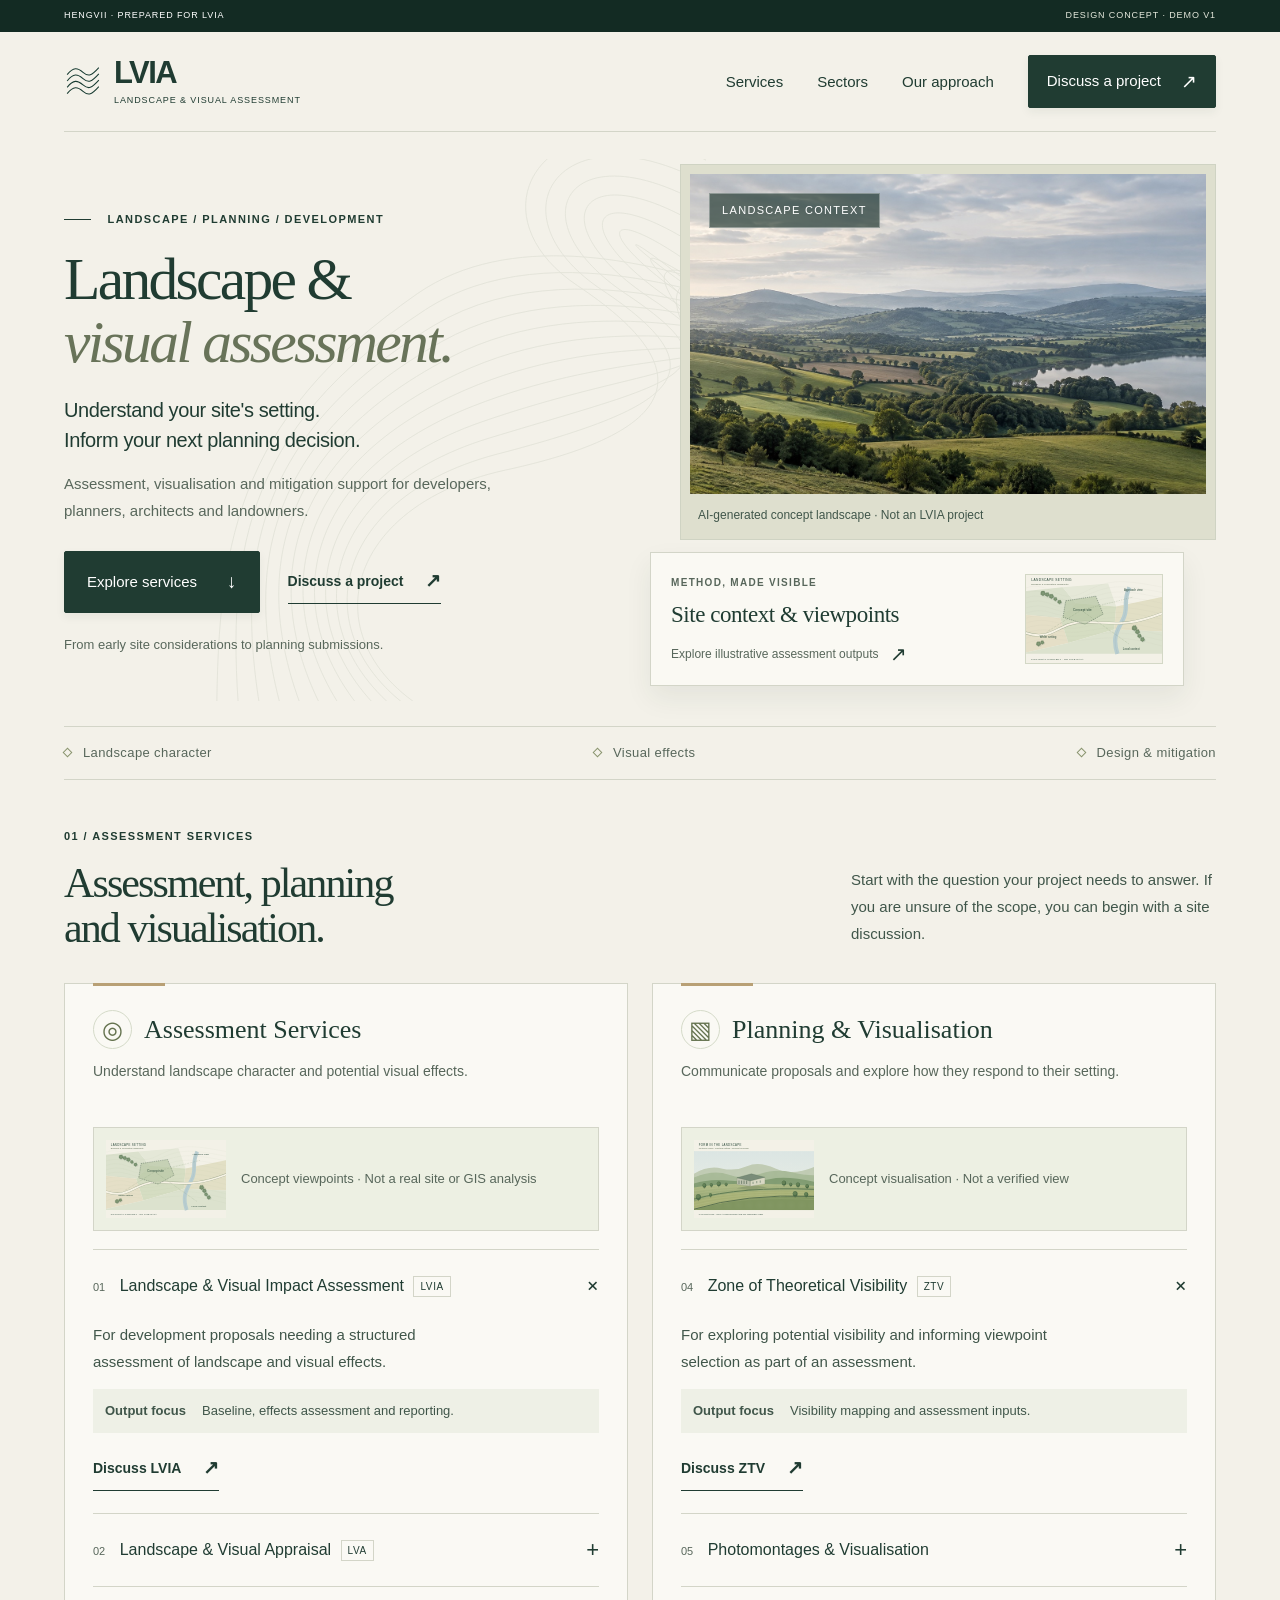
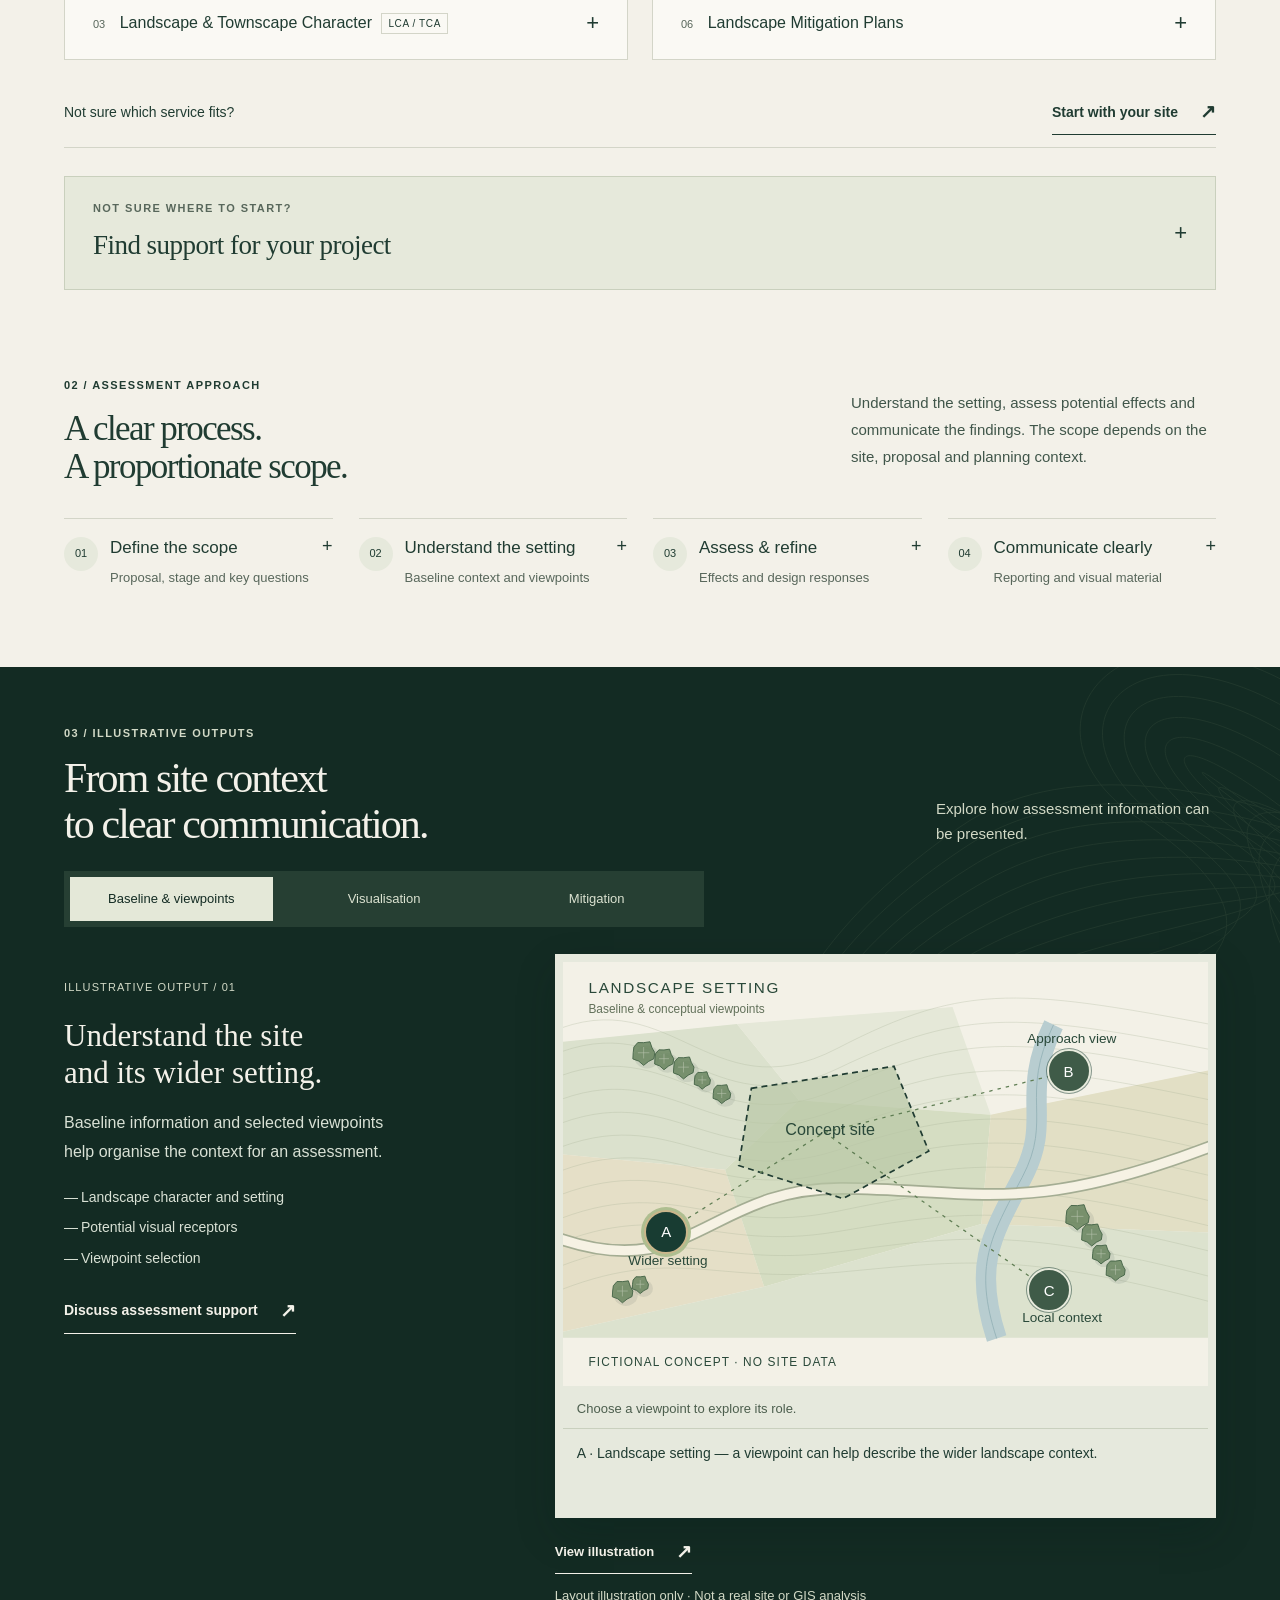
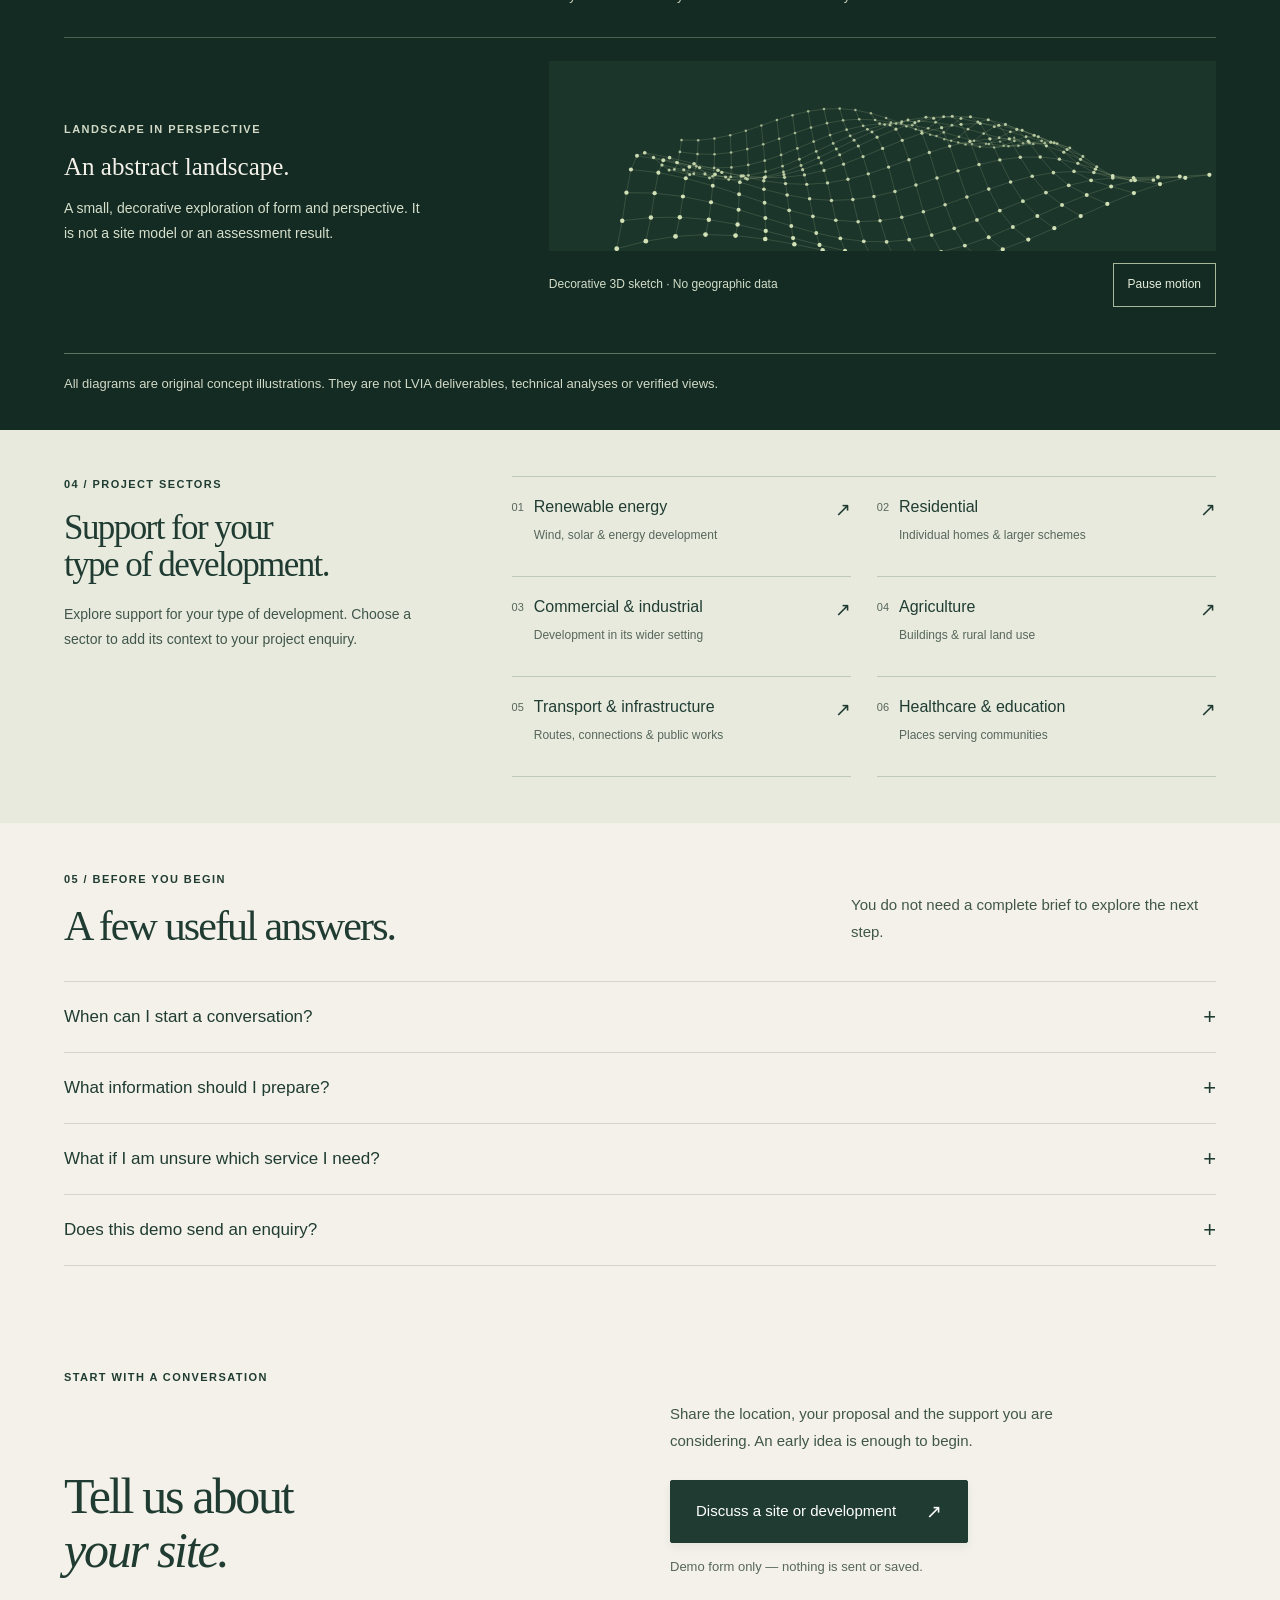
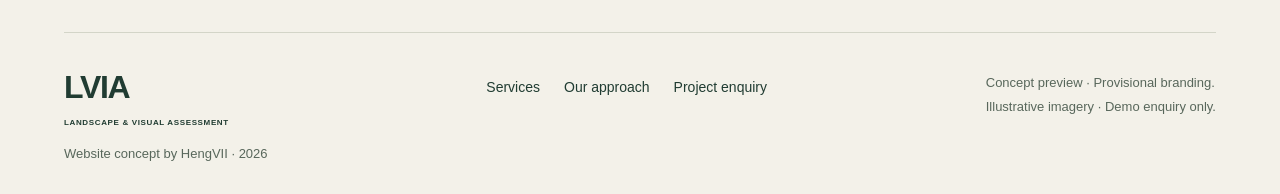
<file: index.html>
<!doctype html>
<html lang="en">
<head>
  <meta charset="utf-8"><meta name="viewport" content="width=device-width,initial-scale=1">
  <title>LVIA — Landscape & Visual Assessment | Concept Demo</title>
  <meta name="description" content="A HengVII concept for a clearer landscape consultancy website. Explore assessment services, planning support and a demonstration project enquiry.">
  <meta name="robots" content="noindex,nofollow">
  <link rel="icon" href="assets/mark.svg" type="image/svg+xml"><link rel="stylesheet" href="styles.css?v=20261014-client1">
  <link rel="stylesheet" href="theme.css?v=20261014-client1"><script src="app.js?v=20261014-client1" defer></script>
</head>
<body class="landscape-theme">
  <a class="skip-link" href="#main">Skip to content</a>
  <div class="concept-bar"><span>HengVII · Prepared for LVIA</span><span>Design concept · Demo V1</span></div>
  <header class="site-header">
    <a class="brand" href="index.html?v=20261014-client1" aria-label="LVIA concept home"><img src="assets/mark.svg?v=20261014-client1" width="38" height="38" alt=""><span class="brand-name">LVIA<span class="brand-description">Landscape & visual assessment</span></span></a>
    <button class="menu-toggle" type="button" aria-controls="navigation" aria-expanded="false">Menu <span aria-hidden="true">☰</span></button>
    <nav id="navigation" aria-label="Main navigation">
      <a href="#services">Services</a><a href="#sectors">Sectors</a><a href="#approach">Our approach</a>
      <a class="button button-small" href="enquiry.html?v=20261014-client1">Discuss a project <span aria-hidden="true">↗</span></a>
    </nav>
  </header>
  <main id="main">
    <section class="editorial-hero section-wrap" aria-labelledby="hero-title">
      <div class="editorial-hero-copy">
        <p class="eyebrow"><span class="tiny-line"></span> Landscape / Planning / Development</p>
        <h1 id="hero-title">Landscape &amp;<br><em>visual assessment.</em></h1>
        <p class="hero-purpose">Understand your site's setting.<br>Inform your next planning decision.</p>
        <p class="hero-audience">Assessment, visualisation and mitigation support for developers, planners, architects and landowners.</p>
        <div class="hero-actions"><a class="button" href="#services">Explore services <span aria-hidden="true">↓</span></a><a class="text-link" href="enquiry.html?v=20261014-client1">Discuss a project <span aria-hidden="true">↗</span></a></div>
        <p class="hero-scope">From early site considerations to planning submissions.</p>
      </div>
      <div class="hero-study">
        <figure class="study-landscape"><div class="study-photo"><img src="assets/landscape.jpg" alt="AI-generated concept landscape with rolling green hills, fields and a lake; no real project is depicted." width="2400" height="1000" fetchpriority="high"><span class="photo-tag">Landscape context</span></div><figcaption>AI-generated concept landscape · Not an LVIA project</figcaption></figure>
        <a class="study-note" href="#outputs"><div><span class="eyebrow">Method, made visible</span><span class="study-note-title">Site context &amp; viewpoints</span><span class="study-note-caption">Explore illustrative assessment outputs <span aria-hidden="true">↗</span></span></div><img src="assets/baseline.svg?v=20261014-client1" width="760" height="500" alt="Original concept viewpoint diagram; not a real map or GIS analysis."></a>
      </div>
      <div class="hero-disciplines" aria-label="Assessment considerations"><span><i aria-hidden="true"></i>Landscape character</span><span><i aria-hidden="true"></i>Visual effects</span><span><i aria-hidden="true"></i>Design &amp; mitigation</span></div>
    </section>


    <section id="services" class="section-wrap services-section" aria-labelledby="services-title">
      <div class="section-heading"><div><p class="eyebrow">01 / Assessment services</p><h2 id="services-title">Assessment, planning<br>and visualisation.</h2></div><p>Start with the question your project needs to answer. If you are unsure of the scope, you can begin with a site discussion.</p></div>
      <div class="service-columns">
        <div class="service-group"><div class="group-heading"><span class="outline-icon" aria-hidden="true">◎</span><h3>Assessment Services</h3></div><p class="group-description">Understand landscape character and potential visual effects.</p>
          <figure class="service-preview"><img src="assets/baseline.svg?v=20261014-client1" width="760" height="500" alt="Original baseline concept illustration; not an LVIA project."><figcaption>Concept viewpoints · Not a real site or GIS analysis</figcaption></figure>
          <details class="service-item" data-service="lvia" open><summary><span><small>01</small> Landscape & Visual Impact Assessment <b>LVIA</b></span><span class="plus" aria-hidden="true">+</span></summary><div class="service-body"><p>For development proposals needing a structured assessment of landscape and visual effects.</p><dl><dt>Output focus</dt><dd>Baseline, effects assessment and reporting.</dd></dl><a class="text-link" href="enquiry.html?v=20261014-client1&amp;service=lvia">Discuss LVIA <span aria-hidden="true">↗</span></a></div></details>
          <details class="service-item" data-service="lva"><summary><span><small>02</small> Landscape & Visual Appraisal <b>LVA</b></span><span class="plus" aria-hidden="true">+</span></summary><div class="service-body"><p>For early design discussions or proposals where a proportionate landscape and visual appraisal is appropriate.</p><dl><dt>Output focus</dt><dd>Appraisal of likely effects and design considerations.</dd></dl><a class="text-link" href="enquiry.html?v=20261014-client1&amp;service=lva">Discuss LVA <span aria-hidden="true">↗</span></a></div></details>
          <details class="service-item" data-service="character"><summary><span><small>03</small> Landscape & Townscape Character <b>LCA / TCA</b></span><span class="plus" aria-hidden="true">+</span></summary><div class="service-body"><p>For understanding the features that define a landscape or urban setting and its sensitivity to change.</p><dl><dt>Output focus</dt><dd>Character areas, context and sensitivity.</dd></dl><a class="text-link" href="enquiry.html?v=20261014-client1&amp;service=character">Discuss character assessment <span aria-hidden="true">↗</span></a></div></details>
        </div>
        <div class="service-group"><div class="group-heading"><span class="outline-icon" aria-hidden="true">▧</span><h3>Planning & Visualisation</h3></div><p class="group-description">Communicate proposals and explore how they respond to their setting.</p>
          <figure class="service-preview"><img src="assets/visualisation.svg?v=20261014-client1" width="760" height="500" alt="Original visualisation concept illustration; not an LVIA project."><figcaption>Concept visualisation · Not a verified view</figcaption></figure>
          <details class="service-item" data-service="ztv" open><summary><span><small>04</small> Zone of Theoretical Visibility <b>ZTV</b></span><span class="plus" aria-hidden="true">+</span></summary><div class="service-body"><p>For exploring potential visibility and informing viewpoint selection as part of an assessment.</p><dl><dt>Output focus</dt><dd>Visibility mapping and assessment inputs.</dd></dl><a class="text-link" href="enquiry.html?v=20261014-client1&amp;service=ztv">Discuss ZTV <span aria-hidden="true">↗</span></a></div></details>
          <details class="service-item" data-service="visualisation"><summary><span><small>05</small> Photomontages & Visualisation</span><span class="plus" aria-hidden="true">+</span></summary><div class="service-body"><p>For explaining a proposed development in its landscape context and supporting planning communication.</p><dl><dt>Output focus</dt><dd>Visual material appropriate to the agreed brief.</dd></dl><a class="text-link" href="enquiry.html?v=20261014-client1&amp;service=visualisation">Discuss visualisation <span aria-hidden="true">↗</span></a></div></details>
          <details class="service-item" data-service="mitigation"><summary><span><small>06</small> Landscape Mitigation Plans</span><span class="plus" aria-hidden="true">+</span></summary><div class="service-body"><p>For exploring design, planting and management measures to address landscape and visual effects.</p><dl><dt>Output focus</dt><dd>Mitigation proposals and supporting plans.</dd></dl><a class="text-link" href="enquiry.html?v=20261014-client1&amp;service=mitigation">Discuss mitigation <span aria-hidden="true">↗</span></a></div></details>
        </div>
      </div>
      <div class="service-help"><p>Not sure which service fits?</p><a class="text-link" href="enquiry.html?v=20261014-client1&amp;service=unsure">Start with your site <span aria-hidden="true">↗</span></a></div>
      <details class="support-guide" id="support-guide"><summary><span><span class="eyebrow">Not sure where to start?</span><strong>Find support for your project</strong></span><span class="plus" aria-hidden="true">+</span></summary><div class="guide-content"><p>Two optional questions to find services to discuss. The appropriate assessment scope needs a project conversation.</p><noscript><p>This optional guide needs JavaScript. You can <a href="enquiry.html?v=20261014-client1&amp;service=unsure">start an enquiry</a> instead.</p></noscript><form id="guide-form"><fieldset id="guide-fields" disabled><legend class="sr-only">Optional service browsing guide</legend><p class="guide-progress" id="guide-progress" role="status">Step 1 of 2 · Project stage</p><div id="guide-step-one"><label for="guide-stage">Where is your project now?</label><select id="guide-stage"><option value="">Choose a stage</option><option value="early">Early feasibility</option><option value="submission">Preparing a planning submission</option><option value="unsure">Not yet confirmed</option></select><p id="guide-error" class="field-error" role="alert" hidden>Choose a stage, or select Not yet confirmed.</p><button type="button" id="guide-next" class="button button-small">Next: your main question <span aria-hidden="true">→</span></button></div><div id="guide-step-two" hidden><h3 tabindex="-1" id="guide-question">What would you like to understand?</h3><div class="guide-topics"><button type="button" data-topic="character" aria-pressed="false">Landscape or townscape character<span>Features, setting and sensitivity</span></button><button type="button" data-topic="effects" aria-pressed="false">Potential landscape &amp; visual effects<span>How a proposal could relate to its setting</span></button><button type="button" data-topic="visibility" aria-pressed="false">Potential visibility<span>Where visibility may need investigation</span></button><button type="button" data-topic="presentation" aria-pressed="false">Presenting a proposal<span>Visual material to explain the development</span></button><button type="button" data-topic="mitigation" aria-pressed="false">Design &amp; mitigation<span>Planting and design responses</span></button></div><button type="button" id="guide-back" class="text-link">← Change project stage</button></div><div id="guide-result" class="guide-result" hidden><h3 id="guide-result-title" tabindex="-1">Services to discuss</h3><p>This is a browsing guide, not a determination of planning requirements. You can change the service and stage in your enquiry.</p><div id="guide-links"></div><button id="guide-reset" class="text-link" type="button">Start again <span aria-hidden="true">↺</span></button></div></fieldset></form><a class="guide-skip text-link" href="enquiry.html?v=20261014-client1&amp;service=unsure">Skip the guide and discuss your site <span aria-hidden="true">↗</span></a></div></details>
    </section>


    <section id="approach" class="section-wrap approach-section" aria-labelledby="approach-title"><div class="section-heading"><div><p class="eyebrow">02 / Assessment approach</p><h2 id="approach-title">A clear process.<br>A proportionate scope.</h2></div><p>Understand the setting, assess potential effects and communicate the findings. The scope depends on the site, proposal and planning context.</p></div>
      <ol class="workflow">
        <li><details><summary><span class="step-number">01</span><span><strong>Define the scope</strong><span class="workflow-short">Proposal, stage and key questions</span></span><span class="plus" aria-hidden="true">+</span></summary><div><p>The starting point is the proposal, its planning context and the questions an assessment needs to address.</p><a class="text-link" href="enquiry.html?v=20261014-client1&amp;service=unsure">Discuss the scope <span aria-hidden="true">↗</span></a></div></details></li>
        <li><details><summary><span class="step-number">02</span><span><strong>Understand the setting</strong><span class="workflow-short">Baseline context and viewpoints</span></span><span class="plus" aria-hidden="true">+</span></summary><div><p>Desk study, site survey and selected viewpoints help organise the landscape and visual context.</p><a class="text-link" href="#outputs" data-show-output="baseline">Explore baseline outputs <span aria-hidden="true">↗</span></a></div></details></li>
        <li><details><summary><span class="step-number">03</span><span><strong>Assess &amp; refine</strong><span class="workflow-short">Effects and design responses</span></span><span class="plus" aria-hidden="true">+</span></summary><div><p>Assessment considers potential effects alongside opportunities to refine design and mitigation measures.</p><a class="text-link" href="#outputs" data-show-output="mitigation">Explore mitigation outputs <span aria-hidden="true">↗</span></a></div></details></li>
        <li><details><summary><span class="step-number">04</span><span><strong>Communicate clearly</strong><span class="workflow-short">Reporting and visual material</span></span><span class="plus" aria-hidden="true">+</span></summary><div><p>Findings are communicated through reporting and visual material appropriate to the agreed brief.</p><a class="text-link" href="#outputs" data-show-output="visual">Explore visualisation <span aria-hidden="true">↗</span></a></div></details></li>
      </ol>
    </section>

    <section id="outputs" class="outputs-section" aria-labelledby="outputs-title"><div class="section-wrap">
      <p class="eyebrow">03 / Illustrative outputs</p><div class="outputs-heading"><h2 id="outputs-title">From site context<br>to clear communication.</h2><p>Explore how assessment information can be presented.</p></div>
      <div class="output-tabs" role="tablist" aria-label="Assessment output types"><button id="tab-baseline" type="button" role="tab" aria-selected="true" aria-controls="output-panel" data-output="baseline">Baseline & viewpoints</button><button id="tab-visual" type="button" role="tab" aria-selected="false" aria-controls="output-panel" tabindex="-1" data-output="visual">Visualisation</button><button id="tab-mitigation" type="button" role="tab" aria-selected="false" aria-controls="output-panel" tabindex="-1" data-output="mitigation">Mitigation</button></div>
      <div id="output-panel" class="output-panel" role="tabpanel" aria-labelledby="tab-baseline" tabindex="0"><div class="output-copy"><span class="output-label">Illustrative output / 01</span><h3 id="output-title">Understand the site<br>and its wider setting.</h3><p id="output-description">Baseline information and selected viewpoints help organise the context for an assessment.</p><ul id="output-points"><li>Landscape character and setting</li><li>Potential visual receptors</li><li>Viewpoint selection</li></ul><a id="output-enquiry" class="text-link" href="enquiry.html?v=20261014-client1&amp;service=lvia">Discuss assessment support <span aria-hidden="true">↗</span></a></div><figure class="output-figure">
          <div class="output-workshop" id="baseline-workshop"><div class="viewpoint-plan"><img src="assets/baseline.svg?v=20261014-client1" width="760" height="500" alt="Fictional site boundary and three conceptual viewpoints; not geographic data."><div class="viewpoint-pins"><button type="button" data-viewpoint="a" aria-label="Viewpoint A" aria-pressed="true">A</button><button type="button" data-viewpoint="b" aria-label="Viewpoint B" aria-pressed="false">B</button><button type="button" data-viewpoint="c" aria-label="Viewpoint C" aria-pressed="false">C</button></div></div><p class="output-control-hint">Choose a viewpoint to explore its role.</p><p class="viewpoint-description" id="viewpoint-description" role="status">A · Landscape setting — a viewpoint can help describe the wider landscape context.</p></div>
          <div class="output-workshop" id="visual-workshop" hidden><div class="comparison" id="comparison"><img src="assets/visual-existing.svg?v=20261014-client1" width="760" height="500" alt="Existing setting in a fictional landscape illustration."><img class="comparison-proposal" src="assets/visualisation.svg?v=20261014-client1" width="760" height="500" alt="Concept proposal in the same fictional setting; not a photomontage."><span class="comparison-line" aria-hidden="true"></span><span class="comparison-label existing-label">Existing</span><span class="comparison-label proposed-label">Concept proposal</span></div><label class="comparison-range-label" for="comparison-range">Compare existing setting and concept proposal</label><input id="comparison-range" type="range" min="0" max="100" value="50" aria-describedby="comparison-help" aria-valuetext="50 percent concept proposal"><p id="comparison-help" class="output-control-hint">Drag or use the arrow keys. This is a fictional illustration, not a verified view.</p><div class="output-view-buttons"><button type="button" data-comparison="0" aria-pressed="false">Existing only</button><button type="button" data-comparison="100" aria-pressed="false">Concept proposal only</button></div></div>
          <div class="output-workshop" id="mitigation-workshop" hidden><div class="mitigation-plan"><img id="mitigation-image" src="assets/mitigation.svg?v=20261014-client1" width="760" height="500" alt="Fictional retained planting and concept mitigation layout."></div><div class="output-view-buttons"><button type="button" data-layer="retained" aria-pressed="false">Retained elements</button><button type="button" data-layer="concept" aria-pressed="true">Concept measures</button></div><p id="mitigation-description" class="viewpoint-description" role="status">Concept measures · Explore how proposed planting could form part of a design response.</p></div>
          <button id="enlarge-output" class="text-link enlarge-output" type="button" aria-label="Enlarge illustrative baseline diagram">View illustration <span aria-hidden="true">↗</span></button><figcaption id="output-caption">Layout illustration only · Not a real site or GIS analysis</figcaption><img id="output-image" src="assets/baseline.svg?v=20261014-client1" alt="Illustrative baseline diagram; not real geographic data." hidden>
        </figure></div>
      <aside class="terrain-study" aria-labelledby="terrain-title"><div><p class="eyebrow">Landscape in perspective</p><h3 id="terrain-title">An abstract landscape.</h3><p>A small, decorative exploration of form and perspective. It is not a site model or an assessment result.</p></div><figure><canvas id="terrain-canvas" aria-hidden="true"></canvas><figcaption><span id="terrain-mode" role="status">Decorative 3D sketch · No geographic data</span><button type="button" id="terrain-pause" aria-pressed="false" aria-controls="terrain-canvas">Pause motion</button></figcaption></figure></aside>
      <p class="output-disclaimer">All diagrams are original concept illustrations. They are not LVIA deliverables, technical analyses or verified views.</p>
    </div></section>

    <section id="sectors" class="sectors-section" aria-labelledby="sectors-title"><div class="section-wrap">
      <div class="section-heading"><div><p class="eyebrow">04 / Project sectors</p><h2 id="sectors-title">Support for your<br>type of development.</h2></div><p>Explore support for your type of development. Choose a sector to add its context to your project enquiry.</p></div>
      <div class="sector-grid">
        <a href="enquiry.html?v=20261014-client1&amp;sector=energy"><span class="sector-number">01</span><span>Renewable energy<small>Wind, solar & energy development</small></span><span aria-hidden="true">↗</span></a>
        <a href="enquiry.html?v=20261014-client1&amp;sector=residential"><span class="sector-number">02</span><span>Residential<small>Individual homes & larger schemes</small></span><span aria-hidden="true">↗</span></a>
        <a href="enquiry.html?v=20261014-client1&amp;sector=commercial"><span class="sector-number">03</span><span>Commercial & industrial<small>Development in its wider setting</small></span><span aria-hidden="true">↗</span></a>
        <a href="enquiry.html?v=20261014-client1&amp;sector=agriculture"><span class="sector-number">04</span><span>Agriculture<small>Buildings & rural land use</small></span><span aria-hidden="true">↗</span></a>
        <a href="enquiry.html?v=20261014-client1&amp;sector=transport"><span class="sector-number">05</span><span>Transport & infrastructure<small>Routes, connections & public works</small></span><span aria-hidden="true">↗</span></a>
        <a href="enquiry.html?v=20261014-client1&amp;sector=public"><span class="sector-number">06</span><span>Healthcare & education<small>Places serving communities</small></span><span aria-hidden="true">↗</span></a>
      </div>
    </div></section>

    <section id="questions" class="section-wrap faq-section" aria-labelledby="faq-title"><div class="section-heading"><div><p class="eyebrow">05 / Before you begin</p><h2 id="faq-title">A few useful answers.</h2></div><p>You do not need a complete brief to explore the next step.</p></div><div class="faq-list">
      <details><summary>When can I start a conversation?<span class="plus" aria-hidden="true">+</span></summary><p>An early idea is enough to begin a discussion. The appropriate scope depends on the site, proposal and planning context. This concept form lets you preview that first enquiry.</p></details>
      <details><summary>What information should I prepare?<span class="plus" aria-hidden="true">+</span></summary><p>A site location and a short description of the proposal are useful starting points. Add the planning stage if known. The demonstration form marks required and optional fields clearly.</p></details>
      <details><summary>What if I am unsure which service I need?<span class="plus" aria-hidden="true">+</span></summary><p>Use the optional service guide, or select “Not sure — please advise” in the enquiry. A project conversation would establish the appropriate scope.</p><a class="text-link" href="enquiry.html?v=20261014-client1&amp;service=unsure">Start with your site <span aria-hidden="true">↗</span></a></details>
      <details><summary>Does this demo send an enquiry?<span class="plus" aria-hidden="true">+</span></summary><p>No. LVIA will not receive your enquiry, no email is sent and no information is saved. Please use fictional details to explore the form.</p></details>
    </div></section>

    <section class="section-wrap closing-section"><p class="eyebrow">Start with a conversation</p><div class="closing-row"><h2>Tell us about<br><em>your site.</em></h2><div><p>Share the location, your proposal and the support you are considering. An early idea is enough to begin.</p><a class="button" href="enquiry.html?v=20261014-client1">Discuss a site or development <span aria-hidden="true">↗</span></a><small class="demo-note">Demo form only — nothing is sent or saved.</small></div></div></section>
  </main>
  <footer class="site-footer section-wrap"><div><a class="footer-brand" href="index.html?v=20261014-client1">LVIA<span>Landscape & visual assessment</span></a><p>Website concept by HengVII · 2026</p></div><div class="footer-links"><a href="#services">Services</a><a href="#approach">Our approach</a><a href="enquiry.html?v=20261014-client1">Project enquiry</a></div><p class="footer-note">Concept preview · Provisional branding.<br>Illustrative imagery · Demo enquiry only.</p></footer>
  <dialog id="output-dialog" aria-labelledby="dialog-title"><div class="dialog-header"><h2 id="dialog-title">Illustrative assessment output</h2><button type="button" id="close-dialog" aria-label="Close illustration">Close <span aria-hidden="true">×</span></button></div><img id="dialog-image" src="assets/baseline.svg?v=20261014-client1" alt=""><p id="dialog-caption">Layout illustration only · Not a real site or GIS analysis</p></dialog>
</body>
</html>
</file>
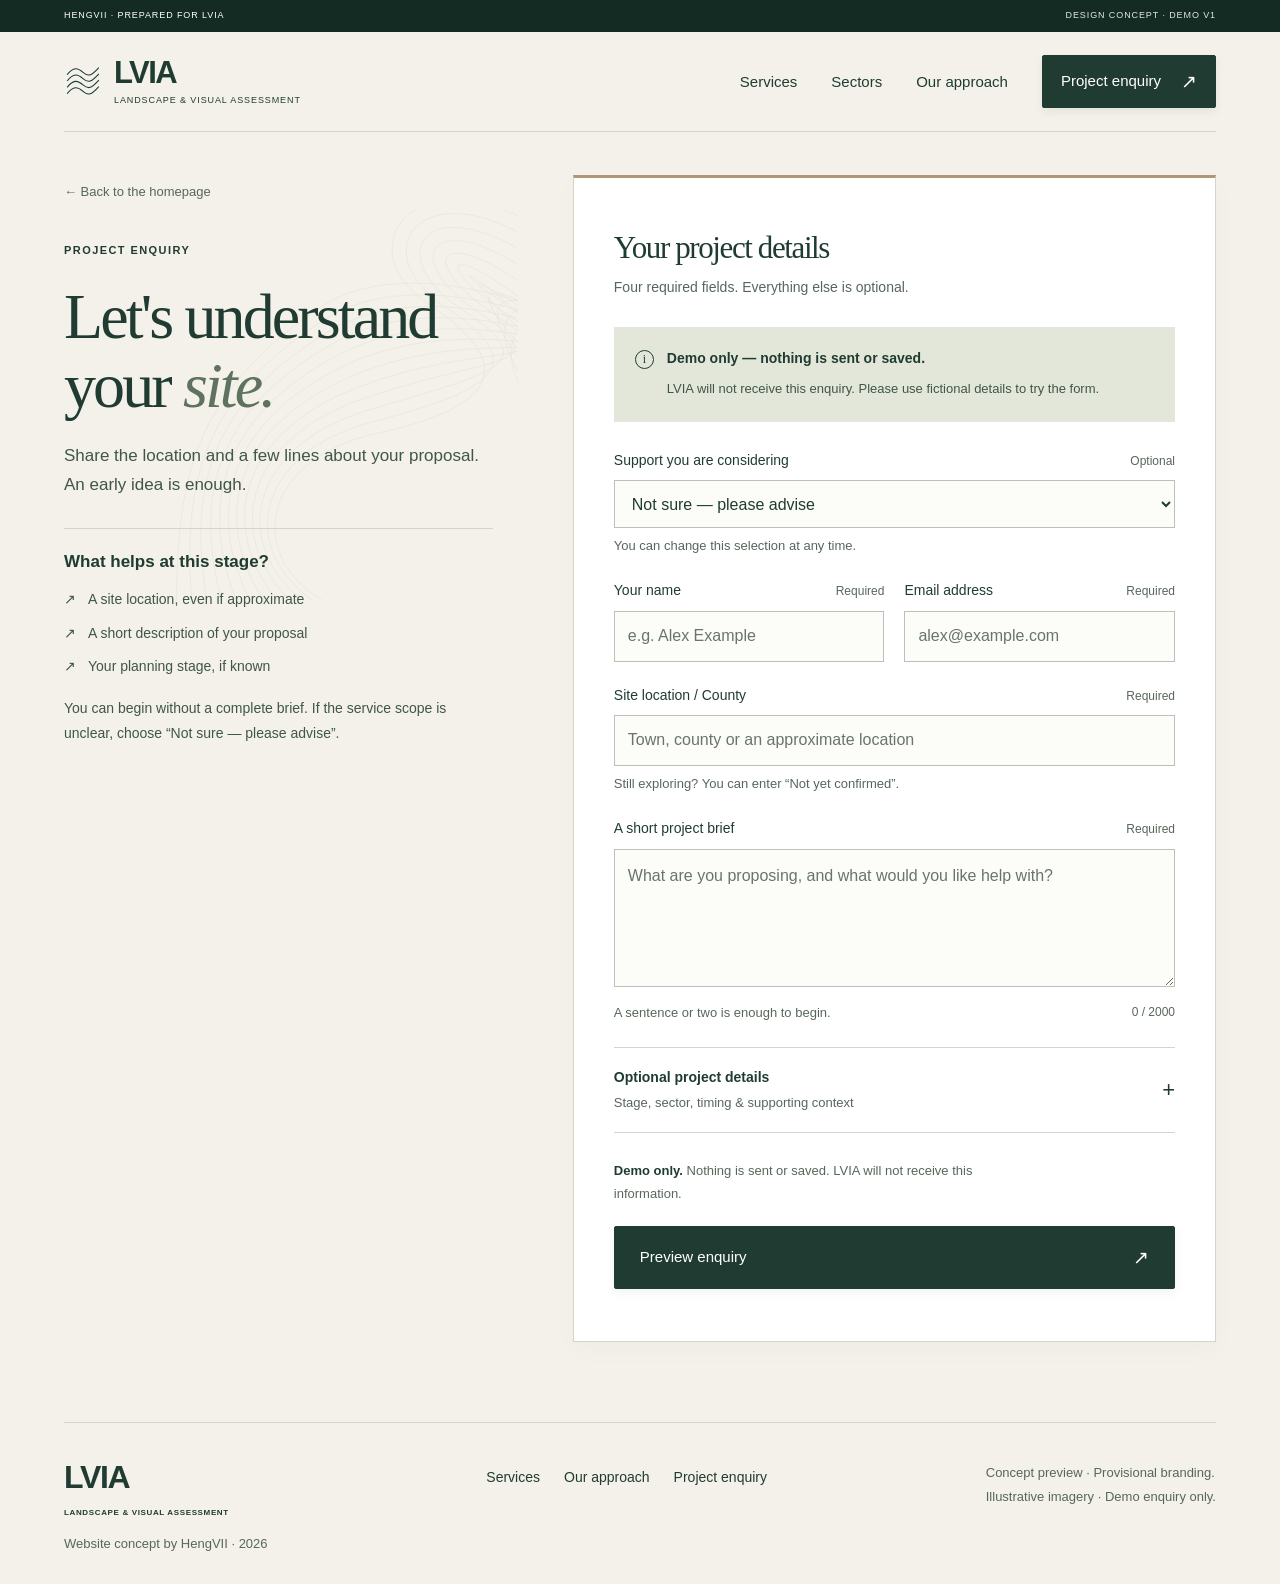
<file: enquiry.html>
<!doctype html>
<html lang="en">
<head><meta charset="utf-8"><meta name="viewport" content="width=device-width,initial-scale=1"><title>Discuss a Site or Development — LVIA Concept Demo</title><meta name="description" content="Try a demonstration project enquiry with service selection and project context. Nothing is sent to LVIA or saved."><meta name="robots" content="noindex,nofollow"><link rel="icon" href="assets/mark.svg" type="image/svg+xml"><link rel="stylesheet" href="styles.css?v=20261014-client1"><link rel="stylesheet" href="theme.css?v=20261014-client1"><script src="app.js?v=20261014-client1" defer></script></head>
<body class="enquiry-page landscape-theme">
  <a class="skip-link" href="#main">Skip to content</a><div class="concept-bar"><span>HengVII · Prepared for LVIA</span><span>Design concept · Demo V1</span></div>
  <header class="site-header"><a class="brand" href="index.html?v=20261014-client1" aria-label="LVIA concept home"><img src="assets/mark.svg" width="38" height="38" alt=""><span class="brand-name">LVIA<span class="brand-description">Landscape & visual assessment</span></span></a><button class="menu-toggle" type="button" aria-controls="navigation" aria-expanded="false">Menu <span aria-hidden="true">☰</span></button><nav id="navigation" aria-label="Main navigation"><a href="index.html?v=20261014-client1#services">Services</a><a href="index.html?v=20261014-client1#sectors">Sectors</a><a href="index.html?v=20261014-client1#approach">Our approach</a><a class="button button-small" href="enquiry.html?v=20261014-client1" aria-current="page">Project enquiry <span aria-hidden="true">↗</span></a></nav></header>
  <main id="main" class="section-wrap enquiry-layout">
    <section class="enquiry-intro"><a class="back-link" href="index.html?v=20261014-client1">← Back to the homepage</a><p class="eyebrow">Project enquiry</p><h1>Let's understand <br>your <em>site.</em></h1><p class="enquiry-lead">Share the location and a few lines about your proposal. An early idea is enough.</p></section>
    <section class="enquiry-form-card" aria-labelledby="form-title">
      <div id="form-view"><div class="form-heading"><h2 id="form-title">Your project details</h2><p>Four required fields. Everything else is optional.</p></div>
      <div class="enquiry-demo-callout"><span class="callout-symbol" aria-hidden="true">i</span><div><strong>Demo only — nothing is sent or saved.</strong><p>LVIA will not receive this enquiry. Please use fictional details to try the form.</p></div></div>
      <noscript><p class="notice-error">This demonstration needs JavaScript. No form submission is available with JavaScript disabled.</p></noscript>
      <form id="enquiry-form" novalidate>
        <fieldset disabled id="form-fields"><legend class="sr-only">Demonstration project enquiry — nothing is sent or saved</legend>
          <div id="error-summary" class="notice-error" role="alert" tabindex="-1" hidden></div>
          <div class="field"><label for="service">Support you are considering <span>Optional</span></label><select id="service" name="service"><option value="unsure">Not sure — please advise</option><option value="lvia">Landscape & Visual Impact Assessment (LVIA)</option><option value="lva">Landscape & Visual Appraisal (LVA)</option><option value="character">Landscape / Townscape Character (LCA / TCA)</option><option value="ztv">Zone of Theoretical Visibility (ZTV)</option><option value="visualisation">Photomontages & Visualisation</option><option value="mitigation">Landscape Mitigation Plans</option></select><p class="field-hint" id="service-hint">You can change this selection at any time.</p></div>
          <p class="selection-context" id="selection-context" hidden></p>
          <div class="field-row"><div class="field"><label for="name">Your name <span>Required</span></label><input id="name" name="name" required maxlength="100" autocomplete="off" placeholder="e.g. Alex Example" aria-describedby="name-error"><p class="field-error" id="name-error" hidden></p></div><div class="field"><label for="email">Email address <span>Required</span></label><input id="email" name="email" type="email" required maxlength="254" autocomplete="off" placeholder="alex@example.com" aria-describedby="email-error"><p class="field-error" id="email-error" hidden></p></div></div>
          <div class="field"><label for="location">Site location / County <span>Required</span></label><input id="location" name="location" required maxlength="160" autocomplete="off" placeholder="Town, county or an approximate location" aria-describedby="location-hint location-error"><p class="field-hint" id="location-hint">Still exploring? You can enter “Not yet confirmed”.</p><p class="field-error" id="location-error" hidden></p></div>
          <div class="field"><label for="brief">A short project brief <span>Required</span></label><textarea id="brief" name="brief" rows="4" required maxlength="2000" placeholder="What are you proposing, and what would you like help with?" aria-describedby="brief-hint brief-error"></textarea><div class="brief-meta"><p class="field-hint" id="brief-hint">A sentence or two is enough to begin.</p><span id="brief-count">0 / 2000</span></div><p class="field-error" id="brief-error" hidden></p></div>
          <details class="optional-details" id="optional-details"><summary><span>Optional project details<small>Stage, sector, timing & supporting context</small></span><span class="plus" aria-hidden="true">+</span></summary><div class="optional-fields">
            <div class="field-row"><div class="field"><label for="sector">Project sector</label><select id="sector" name="sector"><option value="">Not yet decided</option><option value="energy">Renewable energy</option><option value="residential">Residential</option><option value="commercial">Commercial & industrial</option><option value="agriculture">Agriculture</option><option value="transport">Transport & infrastructure</option><option value="public">Healthcare & education</option><option value="other">Other</option></select></div><div class="field"><label for="stage">Planning stage</label><select id="stage" name="stage"><option value="">Not yet confirmed</option><option>Early feasibility</option><option>Pre-application</option><option>Preparing a planning submission</option><option>Post-submission / further information</option><option>Other</option></select></div></div>
            <div class="field-row"><div class="field"><label for="company">Company / organisation</label><input id="company" name="company" maxlength="150" autocomplete="off"></div><div class="field"><label for="phone">Phone</label><input id="phone" name="phone" type="tel" maxlength="50" autocomplete="off"></div></div>
            <div class="field"><label for="timing">Target timing</label><input id="timing" name="timing" maxlength="120" placeholder="e.g. Exploring options this autumn" autocomplete="off"></div>
            <div class="field"><label for="link">Supporting information link</label><input id="link" name="link" type="url" maxlength="2000" placeholder="https://example.com/project" autocomplete="off" aria-describedby="link-hint link-error"><p class="field-hint" id="link-hint">Optional. Links are not opened or fetched by this demo.</p><p class="field-error" id="link-error" hidden></p></div>
          </div></details>
          <div class="submit-area"><p><strong>Demo only.</strong> Nothing is sent or saved. LVIA will not receive this information.</p><button class="button submit-button" id="submit-demo" type="submit">Preview enquiry <span aria-hidden="true">↗</span></button><p id="form-status" class="form-status" role="status" aria-live="polite"></p></div>
        </fieldset>
      </form>
      <details class="demo-controls" hidden><summary>Demo controls <span aria-hidden="true">⌄</span></summary><label class="checkbox-label"><input id="simulate-failure" type="checkbox"> Simulate a failed preview on the next attempt</label><p>For reviewing the error and retry experience. This does not send anything.</p></details>
      <div class="notice-error failure-notice" id="failure-notice" role="alert" tabindex="-1" hidden><h3>Demo preview interrupted</h3><p>This is the simulated failure state. Your inputs remain on this page. Nothing was sent or saved.</p><button type="button" class="text-link" id="retry-demo">Retry preview <span aria-hidden="true">↗</span></button></div>
      </div>
      <div id="success-view" hidden><div class="success-mark" aria-hidden="true">✓</div><p class="eyebrow">Demonstration complete</p><h2 id="success-title" tabindex="-1">Your enquiry preview<br>is ready.</h2><div class="success-notice"><strong>LVIA has not received this enquiry.</strong><p>This is a demonstration. No email was sent and no information was saved.</p></div><p class="summary-intro">Your demonstration details:</p><dl id="enquiry-summary" class="enquiry-summary"></dl><div class="success-actions"><button type="button" class="button" id="edit-enquiry">Edit preview <span aria-hidden="true">←</span></button><button type="button" class="text-link" id="reset-enquiry">Start a fresh demo <span aria-hidden="true">↗</span></button></div><a href="index.html?v=20261014-client1" class="back-link">← Back to the homepage</a></div>
    </section>
    <aside class="enquiry-help" aria-labelledby="brief-guide-title"><h2 id="brief-guide-title">What helps at this stage?</h2><ul class="check-list"><li>A site location, even if approximate</li><li>A short description of your proposal</li><li>Your planning stage, if known</li></ul><p>You can begin without a complete brief. If the service scope is unclear, choose “Not sure — please advise”.</p></aside>
  </main>
  <footer class="site-footer section-wrap"><div><a class="footer-brand" href="index.html?v=20261014-client1">LVIA<span>Landscape & visual assessment</span></a><p>Website concept by HengVII · 2026</p></div><div class="footer-links"><a href="index.html?v=20261014-client1#services">Services</a><a href="index.html?v=20261014-client1#approach">Our approach</a><a href="enquiry.html?v=20261014-client1" aria-current="page">Project enquiry</a></div><p class="footer-note">Concept preview · Provisional branding.<br>Illustrative imagery · Demo enquiry only.</p></footer>
</body></html>
</file>
<file: styles.css>
@charset "UTF-8";
:root{--green:#183c32;--dark:#102c25;--paper:#f6f5ef;--white:#fff;--sage:#e5e8dc;--ink:#40564d;--muted:#55675c;--line:#cdd4c9;--brass:#cab68b;--error:#8c3028;--serif:Georgia,'Times New Roman',serif;--sans:-apple-system,BlinkMacSystemFont,'Segoe UI',Arial,sans-serif}
*{box-sizing:border-box}html{scroll-behavior:smooth;scroll-padding-top:28px}body{margin:0;background:var(--paper);color:var(--green);font-family:var(--sans);font-size:16px;line-height:1.55}img{display:block;max-width:100%}a{color:inherit;text-decoration:none}button,input,select,textarea{font:inherit}button,a,input,select,textarea,summary{-webkit-tap-highlight-color:transparent}button{cursor:pointer}button:disabled{cursor:wait}a,button,summary{touch-action:manipulation}h1,h2,h3,p,figure{margin:0}h1,h2{font-family:var(--serif);font-weight:400;letter-spacing:-.045em;line-height:1.08}h3{font-weight:500;line-height:1.35}em{font-weight:400}a:focus-visible,button:focus-visible,summary:focus-visible,input:focus-visible,select:focus-visible,textarea:focus-visible,[tabindex]:focus-visible{outline:3px solid #a9782c;outline-offset:5px}input:focus-visible,select:focus-visible,textarea:focus-visible{outline-offset:2px}::selection{background:#d8dcb8;color:var(--dark)}[hidden]{display:none!important}.sr-only{position:absolute;width:1px;height:1px;padding:0;margin:-1px;overflow:hidden;clip:rect(0,0,0,0);white-space:nowrap;border:0}.skip-link{position:fixed;top:12px;left:12px;padding:12px 20px;background:var(--white);border:2px solid var(--green);z-index:20;transform:translateY(-180%)}.skip-link:focus{transform:translateY(0)}.section-wrap{width:min(1280px,calc(100% - 128px));margin-inline:auto}.concept-bar{display:flex;justify-content:space-between;gap:12px;padding:9px 64px;background:var(--green);color:#e5e8dc;font-size:10px;letter-spacing:.15em;text-transform:uppercase}.concept-bar span:first-child{color:#fff}.site-header{width:min(1280px,calc(100% - 128px));margin-inline:auto;min-height:112px;display:flex;align-items:center;justify-content:space-between;gap:30px;border-bottom:1px solid var(--line)}.brand{display:flex;align-items:center;gap:12px;flex-shrink:0}.brand-name{font-size:31px;font-weight:650;letter-spacing:-.05em;line-height:1.05}.brand-description{display:block;font-size:9px;font-weight:500;letter-spacing:.1em;text-transform:uppercase;margin-top:6px}.site-header nav{display:flex;align-items:center;gap:34px;font-size:15px}.site-header nav>a:not(.button){padding:12px 0;position:relative}.site-header nav>a:not(.button):after{position:absolute;content:'';height:1px;bottom:5px;left:0;width:100%;background:var(--green);transform:scaleX(0);transform-origin:left;transition:transform .2s}.site-header nav>a:hover:after{transform:scaleX(1)}.button{display:inline-flex;align-items:center;justify-content:space-between;gap:30px;padding:18px 25px;min-height:56px;background:var(--green);color:var(--white);border:1px solid var(--green);font-size:15px;font-weight:500;line-height:1.35;transition:background .2s,transform .2s}.button:hover{background:var(--dark);transform:translateY(-2px)}.button-small{min-height:46px;padding:13px 18px;gap:20px}.button span{font-size:19px}.menu-toggle{display:none}.text-link{display:inline-flex;align-items:center;justify-content:space-between;gap:22px;font-size:14px;font-weight:600;min-height:44px;border-bottom:1px solid currentColor;line-height:1.4;background:none;border-top:0;border-left:0;border-right:0;padding:5px 0;text-align:left}.text-link span{font-size:19px;transition:transform .2s}.text-link:hover span{transform:translate(3px,-2px)}.eyebrow{font-size:10px;font-weight:600;letter-spacing:.16em;text-transform:uppercase;line-height:1.6}.tiny-line{display:inline-block;width:27px;height:1px;background:currentColor;vertical-align:middle;margin-right:12px}.hero{padding-top:59px}.hero-copy{display:grid;grid-template-columns:1fr 300px;gap:56px;align-items:end;margin-bottom:45px}.hero h1{font-size:clamp(50px,5.3vw,82px);margin-top:21px}.hero h1 em{color:#5e725d}.hero-intro{padding-bottom:5px}.hero-intro>p:first-child{font-size:17px;line-height:1.55}.secondary-copy{font-size:14px;color:var(--muted);margin-top:12px;line-height:1.6}.hero-intro .text-link{margin-top:20px}.hero-landscape{background:var(--sage)}.landscape-visual{position:relative}.landscape-visual>img{width:100%;height:410px;object-fit:cover;object-position:center 60%}.landscape-overlay{position:absolute;inset:0;padding:38px 42px;display:flex;flex-direction:column;justify-content:flex-end;align-items:flex-start;color:white;background:linear-gradient(0deg,rgba(11,31,25,.72),transparent 70%)}.image-kicker{font-size:9px;text-transform:uppercase;letter-spacing:.2em;margin-bottom:13px}.image-statement{font-family:var(--serif);font-size:32px;line-height:1.2;letter-spacing:-.02em}.round-link{position:absolute;bottom:35px;right:38px;width:52px;height:52px;border:1px solid #d9e2d4;border-radius:50%;display:flex;align-items:center;justify-content:center;font-size:24px;transition:background .2s}.round-link:hover{background:var(--green)}.hero-landscape figcaption{background:var(--paper);color:var(--muted);padding-top:9px;font-size:13px;min-height:28px}.hero-foot{display:flex;align-items:center;justify-content:space-between;border-bottom:1px solid var(--line);padding:16px 0 24px;font-size:12px;color:var(--ink)}.services-section{padding-top:80px;padding-bottom:64px}.section-heading{display:flex;justify-content:space-between;align-items:flex-end;gap:60px;margin-bottom:48px}.section-heading h2{font-size:48px;margin-top:21px}.section-heading>p{font-size:16px;max-width:350px;color:var(--ink);line-height:1.8;padding-bottom:4px}.service-columns{display:grid;grid-template-columns:1fr 1fr;gap:64px}.group-heading{display:flex;align-items:center;gap:14px;margin-bottom:12px}.group-heading h3{font-size:22px;font-family:var(--serif)}.outline-icon{font-size:26px;line-height:1}.group-description{font-size:14px;color:var(--muted);margin-bottom:25px}.service-item{border-top:1px solid var(--line)}.service-item:last-child{border-bottom:1px solid var(--line)}summary{list-style:none;cursor:pointer}summary::-webkit-details-marker{display:none}.service-item summary{padding:23px 0;display:flex;align-items:center;justify-content:space-between;gap:20px;font-size:16px;min-height:78px}.service-item summary>span:first-child{max-width:88%;display:block}.service-item small{color:var(--muted);font-size:11px;display:inline-block;margin-right:10px}.service-item b{font-size:10px;letter-spacing:.06em;border:1px solid var(--line);padding:2px 6px;display:inline-block;margin-left:5px;font-weight:500;vertical-align:middle}.plus{font-weight:400;font-size:22px;flex-shrink:0;line-height:1;transition:transform .2s}details[open]>summary .plus{transform:rotate(45deg)}.service-body{padding:0 0 27px 26px;font-size:16px;color:var(--ink)}.service-body p{max-width:400px;line-height:1.75}.service-body dl{margin:15px 0;display:grid;grid-template-columns:85px 1fr;gap:12px;font-size:14px}.service-body dt{font-weight:600}.service-body dd{margin:0}.service-body .text-link{font-size:14px;color:var(--green)}.service-help{margin-top:30px;padding:17px 24px;background:var(--sage);display:flex;justify-content:space-between;align-items:center;gap:20px;font-size:14px}.sectors-section{background:#e9ebe3;padding:64px 0}.sector-grid{display:grid;grid-template-columns:repeat(3,minmax(0,1fr));border-top:1px solid #bec8bb;border-left:1px solid #bec8bb}.sector-grid a{padding:28px 21px;min-height:116px;display:flex;align-items:flex-start;gap:12px;border-right:1px solid #bec8bb;border-bottom:1px solid #bec8bb;transition:background .2s}.sector-grid a:hover{background:#dce1d4}.sector-grid a>span:last-child{margin-left:auto;font-size:19px}.sector-number{font-size:11px;color:var(--muted);padding-top:4px}.sector-grid a>span:nth-child(2){font-size:16px}.sector-grid small{display:block;font-size:14px;color:var(--muted);margin-top:10px;line-height:1.65}.approach-section{padding-block:72px}.workflow{display:grid;grid-template-columns:repeat(4,minmax(0,1fr));list-style:none;margin:0;padding:0;gap:30px}.workflow li{border-top:1px solid var(--line);padding-top:24px;position:relative}.workflow li:not(:last-child):after{content:'→';position:absolute;right:0;top:29px;font-size:18px;color:var(--muted)}.step-number{display:inline-flex;border:1px solid #a7b6a7;border-radius:50%;width:38px;height:38px;align-items:center;justify-content:center;font-size:11px}.workflow h3{font-size:18px;margin:23px 0 12px}.workflow p{font-size:15px;color:var(--ink);line-height:1.8;max-width:245px}.step-caption{display:block;margin-top:22px;font-size:13px;letter-spacing:.04em;color:var(--muted)}.outputs-section{background:var(--green);color:var(--paper);padding:80px 0 50px}.outputs-section .eyebrow{color:#d2d9c6}.outputs-heading{display:flex;align-items:end;justify-content:space-between;gap:40px;margin-top:20px;margin-bottom:36px}.outputs-heading h2{font-size:48px}.outputs-heading>p{font-size:15px;color:#d2d9c6;max-width:320px}.output-tabs{display:flex;gap:28px;border-bottom:1px solid #5c7466}.output-tabs button{background:none;border:0;border-bottom:2px solid transparent;color:#c6d2c7;min-height:54px;padding:10px 0;font-size:14px}.output-tabs button[aria-selected="true"]{border-bottom-color:var(--brass);color:#fff}.output-tabs button:hover{color:#fff}.output-panel{display:grid;grid-template-columns:.85fr 1.15fr;gap:64px;padding-top:38px;align-items:center}.output-label{font-size:11px;letter-spacing:.1em;text-transform:uppercase;color:#d2d9c6}.output-copy h3{font-family:var(--serif);font-size:32px;line-height:1.2;margin:18px 0}.output-copy>p{font-size:16px;line-height:1.8;color:#d9e1d5;max-width:350px}.output-copy ul{list-style:none;padding:0;margin:20px 0;font-size:14px;color:#d9e1d5}.output-copy li{margin-top:9px;padding-left:17px;position:relative}.output-copy li:before{content:'—';position:absolute;left:0}.output-copy .text-link{font-size:14px}.diagram-button{display:block;position:relative;padding:0;width:100%;border:0;background:var(--sage);text-align:left;color:var(--green)}.diagram-button img{width:100%;height:auto;aspect-ratio:760/500;object-fit:contain}.enlarge-label{display:flex;position:absolute;bottom:18px;right:18px;background:var(--paper);border:1px solid var(--line);padding:10px 14px;gap:24px;font-size:13px;min-height:40px;align-items:center}.output-figure figcaption{font-size:13px;color:#d2d9c6;padding-top:12px}.output-disclaimer{font-size:13px;color:#d2d9c6;border-top:1px solid #5c7466;margin-top:33px;padding-top:18px}.closing-section{padding-block:72px}.closing-row{margin-top:24px;display:grid;grid-template-columns:1fr 1fr;gap:100px;align-items:end}.closing-row h2{font-size:62px}.closing-row>div>p{font-size:16px;color:var(--ink);max-width:425px;line-height:1.8;margin-bottom:26px}.demo-note{display:block;font-size:13px;color:var(--muted);margin-top:14px}.site-footer{display:flex;justify-content:space-between;gap:40px;align-items:start;border-top:1px solid var(--line);padding-block:40px}.footer-brand{font-size:28px;font-weight:650;letter-spacing:-.04em}.footer-brand span{display:block;font-size:8px;text-transform:uppercase;letter-spacing:.08em;margin-top:4px}.site-footer p{font-size:13px;color:var(--muted);margin-top:15px}.footer-links{display:flex;gap:24px;font-size:14px;padding-top:9px}.footer-links a{min-height:44px;padding:5px 0}.site-footer .footer-note{line-height:1.8;margin-top:8px;max-width:310px}dialog{background:var(--paper);border:1px solid var(--line);color:var(--green);padding:24px;width:min(900px,calc(100% - 32px));max-height:90vh}dialog::backdrop{background:rgba(10,29,23,.8)}.dialog-header{display:flex;align-items:center;justify-content:space-between;gap:20px;margin-bottom:20px}.dialog-header h2{font-family:var(--sans);font-size:16px;letter-spacing:0}.dialog-header button{padding:10px;background:var(--green);color:var(--white);border:0;font-size:14px;min-height:44px;flex-shrink:0}dialog img{max-height:65vh;width:100%;object-fit:contain}dialog>p{font-size:13px;margin-top:15px}
/* The enquiry remains a front-end demonstration. */
.enquiry-layout{display:grid;grid-template-columns:.8fr 1.2fr;grid-template-areas:"intro form" "help form";grid-template-rows:auto 1fr;gap:28px 80px;padding-block:48px 80px;align-items:start}.back-link{display:inline-flex;align-items:center;min-height:44px;font-size:13px;color:var(--muted);margin-bottom:28px}.enquiry-intro>.eyebrow{margin-bottom:22px}.enquiry-intro h1{font-size:64px}.enquiry-intro h1 em{color:#5e725d}.enquiry-intro .enquiry-lead{font-size:17px;line-height:1.7;margin:22px 0 0;color:var(--ink)}.enquiry-intro>p:not(.eyebrow):not(.enquiry-lead){font-size:16px;line-height:1.8;color:var(--ink)}.intro-rule{height:1px;background:var(--line);margin:34px 0 25px}.enquiry-intro h2{font-family:var(--sans);font-size:14px;font-weight:600;letter-spacing:0}.check-list{list-style:none;margin:18px 0 31px;padding:0;font-size:14px;color:var(--ink)}.check-list li{padding-left:24px;position:relative;margin-top:12px}.check-list li:before{content:'↗';position:absolute;left:0}.enquiry-demo-callout{background:var(--sage);padding:21px;display:flex;gap:13px;font-size:14px}.callout-symbol{border:1px solid var(--green);border-radius:50%;width:19px;height:19px;display:inline-flex;align-items:center;justify-content:center;flex-shrink:0;font-family:var(--serif);font-size:12px;margin-top:2px}.enquiry-demo-callout strong{font-weight:600}.enquiry-demo-callout p{margin-top:8px;color:var(--ink);font-size:13px;line-height:1.75}.enquiry-intro .intro-footnote{margin-top:21px;font-size:10px!important;color:var(--muted)!important}.enquiry-form-card{background:#fff;padding:40px;border:1px solid var(--line);min-width:0;margin-top:5px}.form-heading{margin-bottom:28px}.form-heading .eyebrow{color:var(--muted)}.form-heading h2{font-size:31px;margin:13px 0}.form-heading p{font-size:14px;color:var(--muted)}fieldset{border:0;margin:0;padding:0;min-width:0}.field{margin-bottom:23px;min-width:0}.field-row{display:grid;grid-template-columns:1fr 1fr;gap:20px}.field label{display:flex;gap:8px;justify-content:space-between;font-size:14px;font-weight:500;margin-bottom:9px}.field label>span{font-weight:400;font-size:12px;color:var(--muted);padding-top:2px;flex-shrink:0}.field input,.field select,.field textarea{width:100%;background:#fcfcf8;color:var(--green);border:1px solid #b7c2b8;border-radius:0;min-height:48px;padding:12px 13px;font-size:16px;max-width:100%;transition:border-color .15s}.field select{padding-right:27px;text-overflow:ellipsis}.field textarea{resize:vertical;line-height:1.75;min-height:127px}.field input::placeholder,.field textarea::placeholder{color:#68756c;opacity:1}.field input[aria-invalid="true"],.field textarea[aria-invalid="true"]{border-color:var(--error);background:#fffaf7}.field-hint{font-size:13px;color:var(--muted);line-height:1.7;margin-top:7px}.field-error{font-size:14px;color:var(--error);margin-top:7px}.brief-meta{display:flex;justify-content:space-between;gap:15px}.brief-meta>span{font-size:12px;color:var(--muted);margin-top:8px;flex-shrink:0}.selection-context{background:var(--sage);font-size:14px;padding:12px 14px;margin-bottom:24px;line-height:1.6}.optional-details{border-top:1px solid var(--line);border-bottom:1px solid var(--line);margin-bottom:26px}.optional-details>summary{display:flex;align-items:center;justify-content:space-between;gap:15px;min-height:76px;padding:19px 0;font-size:14px;font-weight:600}.optional-details small{display:block;font-weight:400;color:var(--muted);font-size:13px;margin-top:4px}.optional-fields{padding-top:10px}.submit-area>p:first-child{font-size:13px;color:var(--muted);line-height:1.8;max-width:430px;margin-bottom:20px}.submit-area strong{color:var(--green)}.submit-button{width:100%}.submit-button:disabled{background:#4b6357;color:#fff;transform:none}.form-status{font-size:13px;color:var(--ink);margin-top:12px}.demo-controls{margin-top:19px;font-size:13px;color:var(--muted)}.demo-controls summary{display:flex;justify-content:space-between;align-items:center;min-height:44px}.checkbox-label{display:flex;align-items:center;gap:10px;min-height:44px;margin:6px 0;color:var(--ink);font-size:14px}.checkbox-label input{accent-color:var(--green);width:17px;height:17px;flex-shrink:0}.demo-controls p{line-height:1.7}.notice-error{background:#fff3ed;color:var(--error);border-left:3px solid var(--error);padding:18px;font-size:14px;margin-bottom:24px}.notice-error a{text-decoration:underline}.notice-error ul{padding-left:18px;margin:8px 0 0}.notice-error a{display:inline-flex;min-height:30px;align-items:center}.failure-notice{margin:20px 0 0}.failure-notice h3{font-size:15px;font-weight:600}.failure-notice p{margin:12px 0}.failure-notice .text-link{font-size:12px;color:var(--error)}.success-mark{display:flex;align-items:center;justify-content:center;background:var(--sage);width:58px;height:58px;font-size:25px;border-radius:50%;margin-bottom:27px}#success-view h2{font-size:40px;margin:15px 0 27px}.success-notice{background:var(--sage);padding:20px;font-size:14px}.success-notice p{font-size:13px;line-height:1.8;margin-top:8px;color:var(--ink)}.summary-intro{font-size:14px;color:var(--muted);margin-top:28px}.enquiry-summary{font-size:14px;margin:15px 0 28px}.enquiry-summary dt{font-size:13px;color:var(--muted);border-top:1px solid var(--line);padding-top:13px}.enquiry-summary dd{margin:5px 0 13px;overflow-wrap:anywhere;white-space:pre-wrap}.success-actions{display:flex;align-items:center;gap:24px;flex-wrap:wrap}.success-actions .text-link{font-size:14px}#success-view .back-link{margin-top:25px;margin-bottom:0}
@media(min-width:1600px){.hero h1{font-size:82px}.concept-bar{padding-inline:max(64px,calc((100vw - 1280px)/2))}}
@media(max-width:1100px){.section-wrap,.site-header{width:calc(100% - 80px)}.concept-bar{padding-inline:40px}.site-header nav{gap:23px}.hero-copy{grid-template-columns:1fr 260px;gap:30px}.hero h1{font-size:60px}.service-columns{gap:35px}.section-heading h2{font-size:42px}.section-heading{gap:35px}.enquiry-layout{gap:28px 45px;grid-template-columns:.8fr 1.2fr}.enquiry-intro h1{font-size:55px}.enquiry-form-card{padding:28px}.output-panel{gap:40px}.closing-row{gap:55px}.sector-grid a{padding-inline:16px}.footer-links{gap:18px}.site-footer{gap:25px}.site-footer .footer-note{max-width:225px}}
@media(max-width:850px){.site-header{min-height:94px}.brand-description{font-size:8px}.site-header nav{gap:18px}.site-header nav>a:not(.button){font-size:14px}.hero-copy{grid-template-columns:1fr}.hero-intro{display:grid;grid-template-columns:1fr 1fr;column-gap:25px}.hero-intro .text-link{grid-column:2;grid-row:1/3;justify-self:end;align-self:center;margin-top:0}.hero h1{font-size:68px}.section-heading{display:block}.section-heading>p{margin-top:24px;max-width:540px}.workflow{grid-template-columns:1fr 1fr;gap:35px}.sector-grid{grid-template-columns:repeat(2,minmax(0,1fr))}.output-panel{grid-template-columns:1fr 1.2fr;gap:25px}.output-copy h3{font-size:27px}.outputs-heading{display:block}.outputs-heading>p{margin-top:18px}.closing-row h2{font-size:49px}.enquiry-layout{grid-template-columns:1fr 1.3fr;gap:24px 35px}.enquiry-intro h1{font-size:47px}.enquiry-form-card{padding:23px}.field-row{grid-template-columns:1fr;gap:0}.site-footer{flex-wrap:wrap}.footer-note{width:100%;max-width:none!important}.form-heading h2{font-size:28px}}
@media(max-width:680px){html{scroll-padding-top:20px}.section-wrap,.site-header{width:calc(100% - 48px)}.concept-bar{padding:8px 24px;font-size:8px;letter-spacing:.09em;gap:8px}.site-header{min-height:87px;position:relative;flex-wrap:wrap;gap:0}.brand{gap:9px}.brand img{width:32px;height:32px}.brand-name{font-size:27px}.brand-description{font-size:7px;letter-spacing:.06em;margin-top:5px}.menu-toggle{display:flex;align-items:center;justify-content:space-between;gap:10px;background:none;border:1px solid var(--line);padding:10px 12px;color:var(--green);font-size:11px;min-height:44px}.menu-toggle span{font-size:13px}.site-header nav{display:none;flex-basis:100%;align-items:stretch;gap:0;padding:10px 0 20px}.site-header nav.is-open{display:flex;flex-direction:column}.site-header nav>a:not(.button){font-size:14px;padding:14px 0;border-bottom:1px solid var(--line);min-height:48px}.site-header nav .button{margin-top:15px}.hero{padding-top:35px}.hero-copy{gap:23px;margin-bottom:28px}.hero h1{font-size:clamp(43px,10.9vw,64px);margin-top:17px;line-height:1.08}.hero h1 br{display:none}.eyebrow{font-size:9px;letter-spacing:.12em}.tiny-line{width:18px;margin-right:7px}.hero-intro{display:block}.hero-intro>p:first-child{font-size:16px;max-width:360px}.secondary-copy{font-size:14px;margin-top:8px}.hero-intro .text-link{margin-top:15px;justify-self:auto;font-size:14px}.landscape-visual>img{height:330px;object-position:60% center}.landscape-overlay{padding:25px 22px;inset:0}.image-kicker{font-size:8px;letter-spacing:.12em}.image-statement{font-size:25px}.round-link{width:42px;height:42px;bottom:23px;right:20px;font-size:20px}.hero-landscape figcaption{font-size:13px;line-height:1.7;min-height:54px}.hero-foot{align-items:flex-start;padding-top:18px;gap:20px}.hero-foot p{font-size:13px;max-width:150px;padding-top:10px}.hero-foot .text-link{font-size:14px;white-space:nowrap;gap:12px}.services-section{padding-top:60px;padding-bottom:52px}.section-heading{margin-bottom:31px}.section-heading h2{font-size:34px;margin-top:16px}.section-heading>p{font-size:16px;line-height:1.8;margin-top:20px}.service-columns{grid-template-columns:1fr;gap:40px}.group-heading h3{font-size:24px}.group-description{font-size:14px;line-height:1.7;margin-bottom:18px}.service-item summary{font-size:16px;gap:12px;padding-block:21px;line-height:1.55}.service-item small{font-size:11px;margin-right:6px}.service-item b{font-size:10px}.service-body{padding-left:21px;font-size:16px}.service-body dl{font-size:14px;grid-template-columns:75px 1fr}.service-help{padding:16px 18px;gap:12px;font-size:14px;flex-wrap:wrap}.service-help .text-link{font-size:14px;gap:14px}.sectors-section{padding-block:55px}.sector-grid{grid-template-columns:1fr;border-left:0}.sector-grid a{min-height:88px;border-right:0;padding:23px 0;gap:15px}.sector-grid a>span:nth-child(2){font-size:16px}.sector-grid small{font-size:14px;margin-top:5px}.sector-grid a>span:last-child{margin-right:6px}.approach-section{padding-block:58px}.workflow{grid-template-columns:1fr 1fr;gap:29px 22px}.workflow li{padding-top:20px}.workflow li:not(:last-child):after{display:none}.step-number{width:32px;height:32px;font-size:10px}.workflow h3{font-size:17px;margin:17px 0 10px}.workflow p{font-size:15px;line-height:1.75}.step-caption{font-size:13px;line-height:1.6;margin-top:15px}.outputs-section{padding-block:52px 32px}.outputs-heading h2{font-size:35px}.outputs-heading{margin-top:18px;margin-bottom:25px}.outputs-heading>p{font-size:15px;line-height:1.8}.output-tabs{gap:17px;justify-content:space-between}.output-tabs button{font-size:14px;min-height:50px;text-align:left;line-height:1.5;max-width:115px}.output-panel{grid-template-columns:1fr;gap:28px;padding-top:28px}.output-copy h3{font-size:30px;margin-top:15px}.output-copy>p{font-size:16px}.output-copy ul{font-size:14px}.output-figure figcaption{font-size:13px;line-height:1.65}.enlarge-label{bottom:12px;right:12px;font-size:13px;padding:8px 12px;min-height:36px}.output-disclaimer{font-size:13px;line-height:1.8;margin-top:24px}.closing-section{padding-block:58px}.closing-row{grid-template-columns:1fr;gap:25px;margin-top:20px}.closing-row h2{font-size:46px}.closing-row>div>p{font-size:16px;margin-bottom:22px}.closing-row .button{width:100%;font-size:15px;padding:17px 20px;gap:17px}.demo-note{font-size:13px;line-height:1.7}.site-footer{padding-block:30px;gap:23px;display:grid;grid-template-columns:1fr}.footer-links{font-size:14px;gap:23px;padding:0}.site-footer p{font-size:13px}.site-footer .footer-note{margin:0;font-size:13px}.enquiry-layout{grid-template-columns:1fr;grid-template-areas:"intro" "form" "help";gap:24px;padding-block:20px 48px}.back-link{margin-bottom:8px;font-size:13px}.enquiry-intro>.eyebrow{margin-bottom:12px}.enquiry-intro h1{font-size:40px}.enquiry-intro .enquiry-lead{font-size:16px;margin-top:14px}.enquiry-intro>p:not(.eyebrow):not(.enquiry-lead){font-size:16px}.intro-rule{margin:25px 0 21px}.check-list{font-size:14px;margin-bottom:25px}.enquiry-demo-callout{padding:17px}.enquiry-form-card{padding:25px 20px;margin-top:0}.form-heading h2{font-size:28px}.form-heading p{font-size:14px;line-height:1.7}.field label{font-size:14px}.field input,.field select,.field textarea{font-size:16px;padding:12px 10px}.field input::placeholder,.field textarea::placeholder{font-size:14px}.field select{font-size:16px}.field-hint{font-size:13px}.brief-meta{gap:10px}.brief-meta>span{font-size:12px}.field-error{font-size:14px}.submit-area>p:first-child{font-size:13px}.submit-button{font-size:15px;padding:17px 18px}.optional-details small{font-size:13px}.optional-details summary{font-size:14px}.demo-controls{font-size:13px}.checkbox-label{font-size:14px}.notice-error{padding:14px;font-size:14px}#success-view h2{font-size:35px}.success-notice{padding:17px;font-size:14px}.success-actions{gap:15px}.enquiry-summary{font-size:14px}.dialog-header h2{font-size:16px}.dialog-header button{font-size:14px}.dialog-header{gap:12px}dialog{padding:16px}dialog>p{font-size:13px}}
@media(max-width:350px){.section-wrap,.site-header{width:calc(100% - 40px)}.concept-bar{padding-inline:20px;font-size:7px}.brand img{width:28px;height:28px}.brand-name{font-size:25px}.brand-description{font-size:6px}.menu-toggle{padding:10px;gap:7px}.hero h1{font-size:40px}.landscape-visual>img{height:295px}.landscape-overlay{inset:0;padding:22px 18px}.image-statement{font-size:22px;max-width:180px}.image-kicker{font-size:7px}.round-link{right:15px;bottom:23px;width:36px;height:36px}.hero-landscape figcaption{min-height:54px}.section-heading h2{font-size:30px}.service-item summary{font-size:16px}.service-help{padding-inline:13px;font-size:14px}.service-help .text-link{font-size:14px;gap:9px}.workflow{gap:25px 15px}.workflow h3{font-size:17px}.output-tabs{gap:12px}.output-tabs button{font-size:14px;max-width:95px}.outputs-heading h2{font-size:32px}.closing-row h2{font-size:42px}.closing-row .button{font-size:15px;padding:16px}.enquiry-intro h1{font-size:36px}.enquiry-form-card{padding:23px 16px}.form-heading h2{font-size:27px}.field label{font-size:14px}.brief-meta{display:block}.brief-meta>span{display:block;text-align:right}.field select{font-size:16px}.optional-details small{max-width:190px}.success-actions{display:block}.success-actions .text-link{margin-top:12px}}

/* Refinement: keep reading order and visual order aligned on each layout. */
.enquiry-intro{grid-area:intro;min-width:0}
.enquiry-help{grid-area:help;min-width:0;border-top:1px solid var(--line);padding-top:24px}
.enquiry-help h2{font-family:var(--sans);font-size:17px;font-weight:600;letter-spacing:0}
.enquiry-help p{font-size:14px;line-height:1.8;color:var(--ink)}
.enquiry-help .check-list{margin-bottom:18px}
.enquiry-form-card{grid-area:form}
.enquiry-form-card .enquiry-demo-callout{margin-bottom:28px}
@media(max-width:680px){
  .landscape-overlay{padding-bottom:18px}
  .round-link{position:static;flex-shrink:0;width:44px;height:44px;margin-top:14px;align-self:flex-end}
  .image-statement{max-width:100%;font-size:26px}
  .image-kicker{font-size:10px}
  .landscape-visual>img{height:365px}
  .hero-landscape figcaption{padding-bottom:9px}
  .workflow{grid-template-columns:1fr;gap:22px}
  .workflow p{max-width:none}
  .workflow h3{margin-top:12px}
  .step-caption{margin-top:12px}
  .output-tabs{gap:12px}
  .output-tabs button{max-width:115px}
  .enlarge-label{position:static;justify-content:space-between;min-height:44px;margin:0;border-width:1px 0 0}
  .enquiry-intro h1 br{display:none}
  .enquiry-form-card{padding:24px 20px}
  .form-heading{margin-bottom:18px}
  .form-heading h2{margin-top:0}
  .enquiry-form-card .enquiry-demo-callout{padding:15px;gap:10px;margin-bottom:22px}
  .enquiry-demo-callout p{margin-top:6px}
  .enquiry-help{margin-top:4px}
  .field label{flex-wrap:wrap}
  .selection-context{overflow-wrap:anywhere}
  .concept-bar{flex-wrap:wrap}
}
@media(max-width:350px){
  .landscape-visual>img{height:365px}
  .image-statement{max-width:100%;font-size:25px}
  .output-tabs{gap:9px}
  .output-tabs button{font-size:13px;max-width:100px}
  .enquiry-form-card{padding:22px 16px}
  .optional-details small{max-width:210px}
}


/* A compact menu keeps tablet navigation on one clear row. */
@media(min-width:681px) and (max-width:900px){
  .site-header{flex-wrap:wrap;gap:0}
  .menu-toggle{display:flex;align-items:center;gap:12px;background:none;border:1px solid var(--line);padding:10px 14px;min-height:44px;color:var(--green);font-size:14px}
  .site-header nav{display:none;flex-basis:100%;padding:10px 0 20px}
  .site-header nav.is-open{display:flex;flex-direction:column;align-items:stretch;gap:0}
  .site-header nav>a:not(.button){font-size:16px;padding:14px 0;min-height:48px;border-bottom:1px solid var(--line)}
  .site-header nav .button{margin-top:16px;align-self:flex-start}
}

@media(prefers-reduced-motion:reduce){html{scroll-behavior:auto}*,*:before,*:after{transition:none!important;animation:none!important}}
</file>
<file: theme.css>
/* Landscape consultancy concept: limestone, forest, topographic linework. */
.landscape-theme{--green:#203c32;--dark:#132b23;--paper:#f3f1e9;--sage:#e3e7d9;--line:#d3d5c8;--brass:#b8a075;--ink:#40564a;--muted:#58675b;background:var(--paper)}
.landscape-theme .concept-bar{background:var(--dark)}
.landscape-theme .site-header{min-height:100px}
.landscape-theme .button{border-radius:2px;box-shadow:0 4px 10px #183c3210}
.landscape-theme .button:hover{box-shadow:0 5px 16px #183c3220}
.landscape-theme .eyebrow{font-size:11px;letter-spacing:.13em}
.editorial-hero{display:grid;grid-template-columns:1.03fr 1fr;gap:20px 64px;padding-top:32px;position:relative}
.editorial-hero-copy{position:relative;align-self:center;padding:12px 0 16px;min-width:0}
.editorial-hero-copy{isolation:isolate}
.editorial-hero-copy:before{content:"";position:absolute;inset:-40px -90px -30px -80px;background:url('assets/contours.svg') right center/cover no-repeat;opacity:.12;pointer-events:none;z-index:-1}
.editorial-hero h1{font-size:clamp(46px,4.65vw,68px);line-height:1.06;letter-spacing:-.045em;margin:20px 0 21px}
.editorial-hero h1 em{color:#687359}
.hero-purpose{font-size:20px;line-height:1.5;letter-spacing:-.02em;margin-bottom:15px}
.hero-audience{font-size:15px;line-height:1.8;color:var(--muted);max-width:440px}
.hero-actions{display:flex;align-items:center;gap:28px;flex-wrap:wrap;margin-top:27px}
.hero-actions .button{min-width:178px;padding:17px 22px}
.hero-scope{font-size:13px;color:var(--muted);margin-top:22px}
.hero-study{min-width:0;position:relative;padding-bottom:20px}
.study-landscape{background:#dedfce;border:1px solid #cfd3c3;padding:9px 9px 0}
.study-photo{position:relative;overflow:hidden}
.study-photo>img{width:100%;height:320px;object-fit:cover;object-position:63% center}
.photo-tag{position:absolute;top:19px;left:19px;color:#fff;font-size:11px;font-weight:500;letter-spacing:.12em;text-transform:uppercase;background:#132b239c;padding:8px 12px;border:1px solid #ffffff55}
.study-landscape figcaption{font-size:12px;line-height:1.7;color:var(--ink);padding:11px 8px 14px}
.study-note{position:relative;margin:12px 32px 0 -30px;display:grid;grid-template-columns:1fr 138px;gap:18px;padding:16px 20px;background:#faf9f3;border:1px solid var(--line);box-shadow:0 12px 26px #22382b12;align-items:center}
.study-note .eyebrow{color:var(--muted);font-size:10px}
.study-note-title{display:block;font-family:var(--serif);font-size:23px;line-height:1.25;margin:7px 0 9px;letter-spacing:-.02em}
.study-note-caption{display:flex;align-items:center;gap:12px;font-size:12px;color:var(--muted);line-height:1.5}
.study-note-caption span{font-size:20px;color:var(--green);flex-shrink:0}
.study-note img{width:100%;height:90px;object-fit:cover;border:1px solid #d3d8c6}
.study-note:hover{border-color:#869478}
.hero-disciplines{grid-column:1/-1;display:flex;align-items:center;justify-content:space-between;border-block:1px solid var(--line);padding:16px 0;margin-top:0;color:var(--muted);gap:20px}
.hero-disciplines span{display:flex;align-items:center;gap:12px;font-size:13px;letter-spacing:.03em}
.hero-disciplines i{display:block;width:7px;height:7px;border:1px solid #8a956f;transform:rotate(45deg)}
.landscape-theme .services-section{padding-block:48px 52px}
.landscape-theme .section-heading{margin-bottom:32px;gap:40px}
.landscape-theme .section-heading h2{font-size:42px;margin-top:15px}
.landscape-theme .section-heading>p{font-size:15px;max-width:365px;line-height:1.8}
.landscape-theme .service-columns{gap:24px}
.landscape-theme .service-group{background:#faf9f4;border:1px solid var(--line);padding:26px 28px 0;position:relative}
.landscape-theme .service-group:before{content:"";position:absolute;height:3px;width:72px;background:var(--brass);top:-1px;left:28px}
.landscape-theme .group-heading{gap:12px}
.landscape-theme .group-heading h3{font-size:26px}
.landscape-theme .outline-icon{font-size:24px;color:#64724e;border:1px solid #d5dbc9;width:39px;height:39px;display:inline-flex;align-items:center;justify-content:center;border-radius:50%;flex-shrink:0}
.landscape-theme .group-description{margin-bottom:22px;max-width:440px;min-height:44px}
.landscape-theme .service-item summary{padding-block:19px;min-height:72px;font-size:16px}
.landscape-theme .service-item summary:hover{color:#6a6748}
.landscape-theme .service-body{padding-left:0;padding-bottom:22px;font-size:15px}
.landscape-theme .service-body dl{font-size:13px;grid-template-columns:85px 1fr;background:#eef0e6;padding:12px;margin:14px 0}
.landscape-theme .service-item:last-child{border-bottom:0}
.landscape-theme .service-help{background:none;border-bottom:1px solid var(--line);padding:12px 0;margin-top:19px}
.landscape-theme .approach-section{padding-block:35px 60px}
.landscape-theme .approach-section .section-heading{align-items:center}
.landscape-theme .approach-section .section-heading h2{font-size:35px}
.landscape-theme .workflow{gap:26px}
.landscape-theme .workflow li{padding-top:18px}
.landscape-theme .workflow h3{font-size:17px;margin-top:17px}
.landscape-theme .workflow p{font-size:14px;line-height:1.75}
.landscape-theme .step-number{background:#e6e9dc;border:0;width:34px;height:34px}
.landscape-theme .step-caption{display:none}
.landscape-theme .outputs-section{position:relative;background:var(--dark);padding-block:58px 35px;isolation:isolate}
.landscape-theme .outputs-section:before{content:"";position:absolute;inset:0;background:url('assets/contours.svg') right top/800px auto no-repeat;opacity:.18;z-index:-1;pointer-events:none}
.landscape-theme .outputs-heading{margin-bottom:24px;margin-top:14px}
.landscape-theme .outputs-heading h2{font-size:42px}
.landscape-theme .outputs-heading>p{max-width:280px;line-height:1.7}
.landscape-theme .output-tabs{gap:10px;border:0;padding:6px;background:#263f33;max-width:640px;flex-wrap:wrap}
.landscape-theme .output-tabs button{padding:10px 18px;min-height:44px;border:1px solid transparent;color:#dbe2d1;font-size:13px;flex:1}
.landscape-theme .output-tabs button[aria-selected="true"]{background:#e4e8d8;color:var(--dark);border-color:#e4e8d8}
.landscape-theme .output-panel{padding-top:27px;gap:50px;grid-template-columns:.8fr 1.2fr}
.landscape-theme .output-copy h3{font-size:31px}
.landscape-theme .diagram-button{border:8px solid #e5e8da}
.landscape-theme .enlarge-label{background:#faf9f3;color:var(--green);border:0}
.landscape-theme .output-disclaimer{margin-top:23px;line-height:1.8}
.landscape-theme .sectors-section{background:#e8eade;padding-block:46px}
.landscape-theme .sectors-section>.section-wrap{display:grid;grid-template-columns:.8fr 1.4fr;gap:45px;align-items:start}
.landscape-theme .sectors-section .section-heading{display:block;margin:0}
.landscape-theme .sectors-section h2{font-size:35px}
.landscape-theme .sectors-section .section-heading>p{margin-top:18px;font-size:14px}
.landscape-theme .sector-grid{grid-template-columns:1fr 1fr;border-left:0;gap:0 26px}
.landscape-theme .sector-grid a{padding:18px 0;border-right:0;min-height:100px;gap:10px}
.landscape-theme .sector-grid small{font-size:12px;margin-top:6px}
.landscape-theme .sector-grid a:hover{background:#dde2d0}
.landscape-theme .closing-section{padding-block:55px}
.landscape-theme .closing-row{margin-top:13px;gap:60px}
.landscape-theme .closing-row h2{font-size:50px}
.landscape-theme .closing-row>div>p{font-size:15px}
.landscape-theme .site-footer{padding-block:30px}
.landscape-theme .footer-brand{font-size:32px}
.landscape-theme .enquiry-layout{padding-top:38px}
.landscape-theme .enquiry-intro{position:relative}
.landscape-theme .enquiry-intro:before{content:"";position:absolute;inset:40px -25px -100px -50px;background:url('assets/contours.svg') center/cover no-repeat;opacity:.1;z-index:-1;pointer-events:none}
.landscape-theme .enquiry-form-card{border-top:3px solid #ad9873;box-shadow:0 8px 25px #203c3206}
@media(max-width:1100px){
  .editorial-hero{gap:24px 40px}.editorial-hero h1{font-size:54px}.hero-purpose{font-size:18px}.study-photo>img{height:330px}.study-note{grid-template-columns:1fr 125px;margin-left:-18px;padding:18px;gap:14px}.study-note-title{font-size:21px}.study-note img{height:100px}.landscape-theme .service-group{padding:24px 22px 0}.landscape-theme .group-heading h3{font-size:23px}.landscape-theme .sectors-section>.section-wrap{gap:30px}
}
@media(max-width:850px){
  .editorial-hero{gap:22px 28px;padding-top:32px}.editorial-hero h1{font-size:44px}.hero-audience{font-size:14px}.hero-purpose{font-size:17px}.hero-actions{gap:15px;margin-top:20px}.hero-actions .button{min-width:150px;font-size:14px;padding:15px 16px}.hero-actions .text-link{font-size:14px}.hero-scope{margin-top:16px}.study-photo>img{height:330px}.study-note{grid-template-columns:1fr;margin:12px 16px 0 -12px;padding:17px}.study-note img{display:none}.study-note-caption{font-size:13px}.hero-disciplines span{font-size:12px}.landscape-theme .service-columns{gap:18px}.landscape-theme .service-group{padding-inline:18px}.landscape-theme .group-heading h3{font-size:22px}.landscape-theme .section-heading h2{font-size:36px}.landscape-theme .output-panel{gap:28px;grid-template-columns:1fr 1.2fr}.landscape-theme .output-copy h3{font-size:28px}.landscape-theme .output-tabs button{padding:10px}.landscape-theme .sectors-section>.section-wrap{grid-template-columns:1fr}.landscape-theme .sector-grid{grid-template-columns:1fr 1fr}
}
@media(max-width:680px){
  .landscape-theme .site-header{min-height:83px}
  .editorial-hero{grid-template-columns:1fr;gap:24px;padding-top:25px}
  .editorial-hero-copy{padding:0}
  .editorial-hero-copy:before{inset:-20px -20px -30px -20px;opacity:.1}
  .editorial-hero .eyebrow{font-size:9px;letter-spacing:.1em}
  .editorial-hero h1{font-size:45px;margin:18px 0;line-height:1.04}
  .hero-purpose{font-size:18px;line-height:1.5;margin-bottom:12px}
  .hero-audience{font-size:14px;line-height:1.7}
  .hero-actions{gap:18px;margin-top:20px}
  .hero-actions .button{min-width:0;padding:14px 16px;gap:16px;min-height:48px}
  .hero-actions .text-link{gap:12px;font-size:13px}
  .hero-scope{font-size:12px;line-height:1.7;margin-top:15px}
  .hero-study{padding-bottom:15px}
  .study-landscape{padding:6px 6px 0}
  .study-photo>img{height:225px;object-position:center}
  .photo-tag{font-size:9px;top:12px;left:12px;padding:6px 8px}
  .study-landscape figcaption{font-size:12px;padding:9px 6px 11px;line-height:1.7}
  .study-note{grid-template-columns:1fr 100px;margin:0 0 0;padding:16px 13px;gap:12px;box-shadow:none;border-top:0}
  .study-note img{display:block;height:85px}
  .study-note-title{font-size:21px;margin:7px 0}
  .study-note-caption{font-size:12px}
  .hero-disciplines{margin-top:0;gap:0;padding:0;flex-direction:column;align-items:stretch}
  .hero-disciplines span{font-size:13px;min-height:43px;padding:10px 0;gap:12px}
  .hero-disciplines span+span{border-top:1px solid #d3d5c880}
  .landscape-theme .services-section{padding-block:40px}
  .landscape-theme .section-heading h2{font-size:33px;margin-top:12px}
  .landscape-theme .section-heading>p{font-size:15px;margin-top:16px;line-height:1.75}
  .landscape-theme .service-columns{grid-template-columns:1fr;gap:24px}
  .landscape-theme .service-group{padding:22px 20px 0}
  .landscape-theme .group-heading h3{font-size:24px}
  .landscape-theme .group-description{min-height:0;line-height:1.75}
  .landscape-theme .service-body dl{grid-template-columns:1fr;gap:4px;padding:12px}
  .landscape-theme .service-help{padding-bottom:0;border:0;gap:8px}
  .landscape-theme .approach-section{padding-block:12px 38px}
  .landscape-theme .approach-section .section-heading h2{font-size:31px}
  .landscape-theme .workflow{grid-template-columns:1fr;gap:0}
  .landscape-theme .workflow li{display:grid;grid-template-columns:34px 1fr;gap:6px 16px;padding:18px 0}
  .landscape-theme .workflow h3{margin:0;align-self:center;font-size:17px}
  .landscape-theme .workflow p{grid-column:2;max-width:none;font-size:15px}
  .landscape-theme .step-number{grid-row:1/3;font-size:11px}
  .landscape-theme .outputs-section{padding-block:37px 28px}
  .landscape-theme .outputs-heading h2{font-size:33px}
  .landscape-theme .outputs-heading>p{max-width:none;font-size:15px}
  .landscape-theme .output-panel{grid-template-columns:1fr;gap:24px;padding-top:23px}
  .landscape-theme .output-tabs{gap:4px;padding:4px;flex-wrap:nowrap}
  .landscape-theme .output-tabs button{padding:8px 6px;font-size:12px;max-width:none;line-height:1.5;text-align:center;min-width:0}
  .landscape-theme .output-copy h3{font-size:29px}
  .landscape-theme .diagram-button{border-width:6px}
  .landscape-theme .output-figure figcaption{font-size:13px}
  .landscape-theme .sectors-section{padding-block:36px}
  .landscape-theme .sectors-section>.section-wrap{gap:22px}
  .landscape-theme .sectors-section h2{font-size:31px}
  .landscape-theme .sector-grid{grid-template-columns:1fr;gap:0}
  .landscape-theme .sector-grid a{min-height:78px;padding:17px 0}
  .landscape-theme .sector-grid small{font-size:13px}
  .landscape-theme .closing-section{padding-block:38px}
  .landscape-theme .closing-row{gap:22px}
  .landscape-theme .closing-row h2{font-size:43px}
  .landscape-theme .closing-row .button{max-width:350px}
  .landscape-theme .enquiry-layout{padding-top:18px}
  .landscape-theme .enquiry-intro:before{inset:0 -20px -40px -20px}
}
@media(max-width:350px){
  .editorial-hero h1{font-size:38px}
  .hero-actions{gap:12px}
  .hero-actions .button{font-size:13px;padding-inline:12px}
  .hero-actions .text-link{font-size:12px;gap:8px}
  .study-note{grid-template-columns:1fr 78px;padding:14px 11px;gap:9px}
  .study-note-title{font-size:19px}
  .study-note img{height:85px}
  .landscape-theme .service-group{padding-inline:16px}
  .landscape-theme .group-heading h3{font-size:22px}
  .landscape-theme .section-heading h2{font-size:30px}
  .landscape-theme .outputs-heading h2{font-size:30px}
}

/* Interactive assessment examples and optional service guide. */
.service-preview{margin:0 0 18px;display:grid;grid-template-columns:120px 1fr;gap:15px;align-items:center;background:#edf0e3;border:1px solid var(--line);padding:12px}
.service-preview img{width:120px;height:78px;object-fit:cover}
.service-preview figcaption{font-size:13px;color:var(--muted);line-height:1.7}
.support-guide{background:#e6e9db;border:1px solid #c9d0bd;margin-top:28px}
.support-guide>summary{display:flex;align-items:center;justify-content:space-between;gap:20px;padding:23px 28px;min-height:90px}
.support-guide summary .eyebrow{display:block;color:var(--muted);margin-bottom:7px}
.support-guide summary strong{font-family:var(--serif);font-size:27px;font-weight:400;letter-spacing:-.02em}
.guide-content{padding:0 28px 27px}
.guide-content>p{font-size:15px;line-height:1.8;max-width:650px;margin-bottom:21px}
.guide-progress{font-size:12px;letter-spacing:.04em;color:var(--muted);border-top:1px solid #c5cdb7;padding-top:18px;margin-bottom:16px}
#guide-step-one label{display:block;font-size:16px;margin-bottom:11px}
#guide-stage{display:block;background:#fafbf5;border:1px solid #b6c1af;min-height:48px;font-size:16px;width:min(100%,480px);padding:12px;margin-bottom:17px;color:var(--green)}
.guide-topics{display:grid;grid-template-columns:1fr 1fr;gap:12px;margin:18px 0}
.guide-topics button{display:block;padding:17px 19px;border:1px solid #c6ceb9;background:#f7f8ef;text-align:left;color:var(--green);font-size:16px;line-height:1.5;min-height:90px}
.guide-topics button span{display:block;font-size:13px;color:var(--muted);margin-top:7px}
.guide-topics button[aria-pressed="true"]{border:2px solid var(--green);padding:16px 18px;background:#d8e1c9}
.guide-topics button:hover{background:#e0e7d3}
.guide-result{margin-top:22px;padding:22px;background:#fafbf5;border-left:3px solid var(--green)}
.guide-result h3{font-family:var(--serif);font-size:26px;margin-bottom:12px}
.guide-result p{font-size:14px;line-height:1.8;max-width:650px}
#guide-links{display:flex;flex-wrap:wrap;gap:15px 25px;margin-top:15px}
#guide-links a{font-size:15px}
#guide-reset{margin-top:18px}
.guide-skip{margin-top:18px;font-size:14px}
.landscape-theme .workflow li{display:block;min-width:0}
.landscape-theme .workflow li:after{display:none}
.workflow summary{display:flex;gap:12px;align-items:flex-start;min-height:70px}
.workflow summary strong{display:block;margin:0 0 7px;font-size:17px;font-weight:500;line-height:1.35}
.workflow summary>.step-number{flex-shrink:0}
.workflow-short{font-size:13px;line-height:1.7;color:var(--muted);display:block}
.workflow summary .plus{font-size:18px;margin-left:auto}
.workflow details>div{padding-top:17px}
.workflow details .text-link{font-size:13px;margin-top:10px}
.output-figure{min-width:0}
.output-workshop{background:#e6e9dd;border:8px solid #e6e9dd;color:var(--green)}
.viewpoint-plan,.comparison,.mitigation-plan{position:relative;aspect-ratio:760/500;overflow:hidden;background:#e8ebdd}
.output-workshop img{width:100%;height:auto;display:block}
.viewpoint-pins button{position:absolute;width:44px;height:44px;border-radius:50%;border:2px solid #e8ebdd;background:#3f5b48;color:#fff;display:flex;align-items:center;justify-content:center;font-size:15px;transform:translate(-50%,-50%);box-shadow:0 0 0 1px #183c3280}
.viewpoint-pins button[data-viewpoint="a"]{left:16.05%;top:63.6%}
.viewpoint-pins button[data-viewpoint="b"]{left:78.4%;top:25.8%}
.viewpoint-pins button[data-viewpoint="c"]{left:75.4%;top:77.4%}
.viewpoint-pins button[aria-pressed="true"]{background:#183c32;border-color:#cab68b;box-shadow:0 0 0 3px #aebe90}
.output-control-hint{font-size:13px;line-height:1.7;padding:12px 14px 0;color:#4c5e4d}
.viewpoint-description{font-size:14px;line-height:1.8;padding:12px 14px;margin-top:8px;border-top:1px solid #c9d0be;min-height:82px}
.comparison{--comparison:50%;cursor:ew-resize;touch-action:pan-y}
.comparison img{position:absolute;inset:0;width:100%;height:100%;object-fit:contain}
.comparison .comparison-proposal{clip-path:inset(0 0 0 calc(100% - var(--comparison)))}
.comparison-line{position:absolute;top:0;bottom:0;left:calc(100% - var(--comparison));width:2px;background:#183c32;pointer-events:none}
.comparison-line:after{content:'↔';position:absolute;top:50%;left:50%;transform:translate(-50%,-50%);background:#183c32;border:2px solid #e8ebdd;border-radius:50%;color:#fff;width:36px;height:36px;display:grid;place-items:center;font-size:19px}
.comparison-label{position:absolute;top:12px;font-size:12px;line-height:1.5;background:#f8f8ef;padding:6px 9px;border:1px solid #c3cdbb}
.existing-label{left:12px}.proposed-label{right:12px}
.comparison-range-label{display:block;font-size:13px;margin:14px 14px 7px;line-height:1.6}
#comparison-range{display:block;width:calc(100% - 28px);margin:0 14px;height:44px;accent-color:#183c32;cursor:ew-resize}
.output-view-buttons{display:flex;gap:10px;padding:13px 14px;flex-wrap:wrap}
.output-view-buttons button{font-size:13px;line-height:1.5;background:#f6f8ed;border:1px solid #aab9a3;padding:10px 12px;color:#183c32;min-height:44px;flex:1}
.output-view-buttons button[aria-pressed="true"]{background:#183c32;color:#fff}
.enlarge-output{color:#f3f1e9;margin-top:12px;font-size:13px}
.faq-section{padding-block:48px}
.faq-list{border-top:1px solid var(--line)}
.faq-list details{border-bottom:1px solid var(--line);padding-bottom:0}
.faq-list summary{display:flex;justify-content:space-between;align-items:center;gap:20px;font-size:17px;min-height:70px;padding:20px 0}
.faq-list p{font-size:16px;line-height:1.8;color:var(--ink);max-width:800px;padding-bottom:22px}
.faq-list .text-link{margin-bottom:20px}
.editorial-hero-copy,.hero-study{animation:hero-arrive .6s ease-out both}
.hero-study{animation-delay:.08s}
@keyframes hero-arrive{from{opacity:.5;transform:translateY(9px)}to{opacity:1;transform:translateY(0)}}
@media(max-width:680px){
  .service-preview{grid-template-columns:85px 1fr;padding:10px;gap:12px}
  .service-preview img{width:85px;height:66px}
  .service-preview figcaption{font-size:12px}
  .support-guide>summary{padding:20px}
  .support-guide summary strong{font-size:25px}
  .guide-content{padding:0 20px 22px}
  .guide-topics{grid-template-columns:1fr}
  .guide-result{padding:18px}
  #guide-links{display:block}
  #guide-links a{display:flex;margin-top:12px;font-size:14px}
  .guide-skip{font-size:13px}
  .landscape-theme .workflow li{padding-block:18px}
  .workflow summary{min-height:60px}
  .output-workshop{border-width:6px}
  .output-view-buttons{gap:8px;padding:12px 8px}
  .output-view-buttons button{padding:10px 8px;font-size:12px}
  .comparison-label{font-size:10px;padding:5px 7px;top:7px}
  .existing-label{left:7px}.proposed-label{right:7px}
  .faq-section{padding-block:35px}
  .faq-list summary{font-size:16px;line-height:1.6}
}
@media(prefers-reduced-motion:reduce){.editorial-hero-copy,.hero-study{animation:none!important}.study-photo img{transform:none!important}}
.study-photo img{transition:transform .25s ease-out}
.terrain-study{display:grid;grid-template-columns:.8fr 1.2fr;gap:40px;align-items:center;margin-top:30px;padding:23px 0;border-top:1px solid #49614f}
.terrain-study h3{font-family:var(--serif);font-size:25px;margin:12px 0}
.terrain-study>div>p:last-child{font-size:14px;line-height:1.8;color:#d6dfcb;max-width:360px}
.terrain-study figure{min-width:0}
#terrain-canvas{display:block;width:100%;height:190px;background:#1c352b;touch-action:pan-y}
.terrain-study figcaption{display:flex;align-items:center;justify-content:space-between;gap:16px;font-size:12px;color:#d3ddc8;padding-top:12px;flex-wrap:wrap}
#terrain-pause{font-size:12px;border:1px solid #a6b79b;color:#e6eddc;background:none;padding:10px 14px;min-height:44px}
@media(max-width:680px){.terrain-study{grid-template-columns:1fr;gap:18px}.terrain-study>div>p:last-child{max-width:none}#terrain-canvas{height:150px}}

/* Client concept polish: restrained depth and clear separation of output controls. */
.output-workshop{box-shadow:0 16px 38px #071d1833}
.output-view-buttons button:hover{background:#dce5d1}
.output-view-buttons button[aria-pressed="true"]:hover{background:#294b3a}
.landscape-theme .concept-bar{font-size:9px;letter-spacing:.1em}
@media(max-width:680px){.landscape-theme .concept-bar{font-size:8px;letter-spacing:.04em}.editorial-hero-copy:before{inset:-20px 0 -30px;opacity:.08}.landscape-theme .enquiry-intro:before{inset:0 0 -40px}.output-workshop{box-shadow:none}}
@media(max-width:350px){.landscape-theme .concept-bar{font-size:7px}.study-photo>img{height:200px}}

.landscape-theme .output-panel{align-items:start}
.output-copy{padding-top:20px}
.comparison-label{top:17%}
.comparison-line{top:14%;bottom:11.2%}
@media(max-width:680px){.output-copy{padding-top:0}.comparison-label{font-size:11px;padding:4px 6px;top:17%}.existing-label{left:6px}.proposed-label{right:6px}}
</file>
